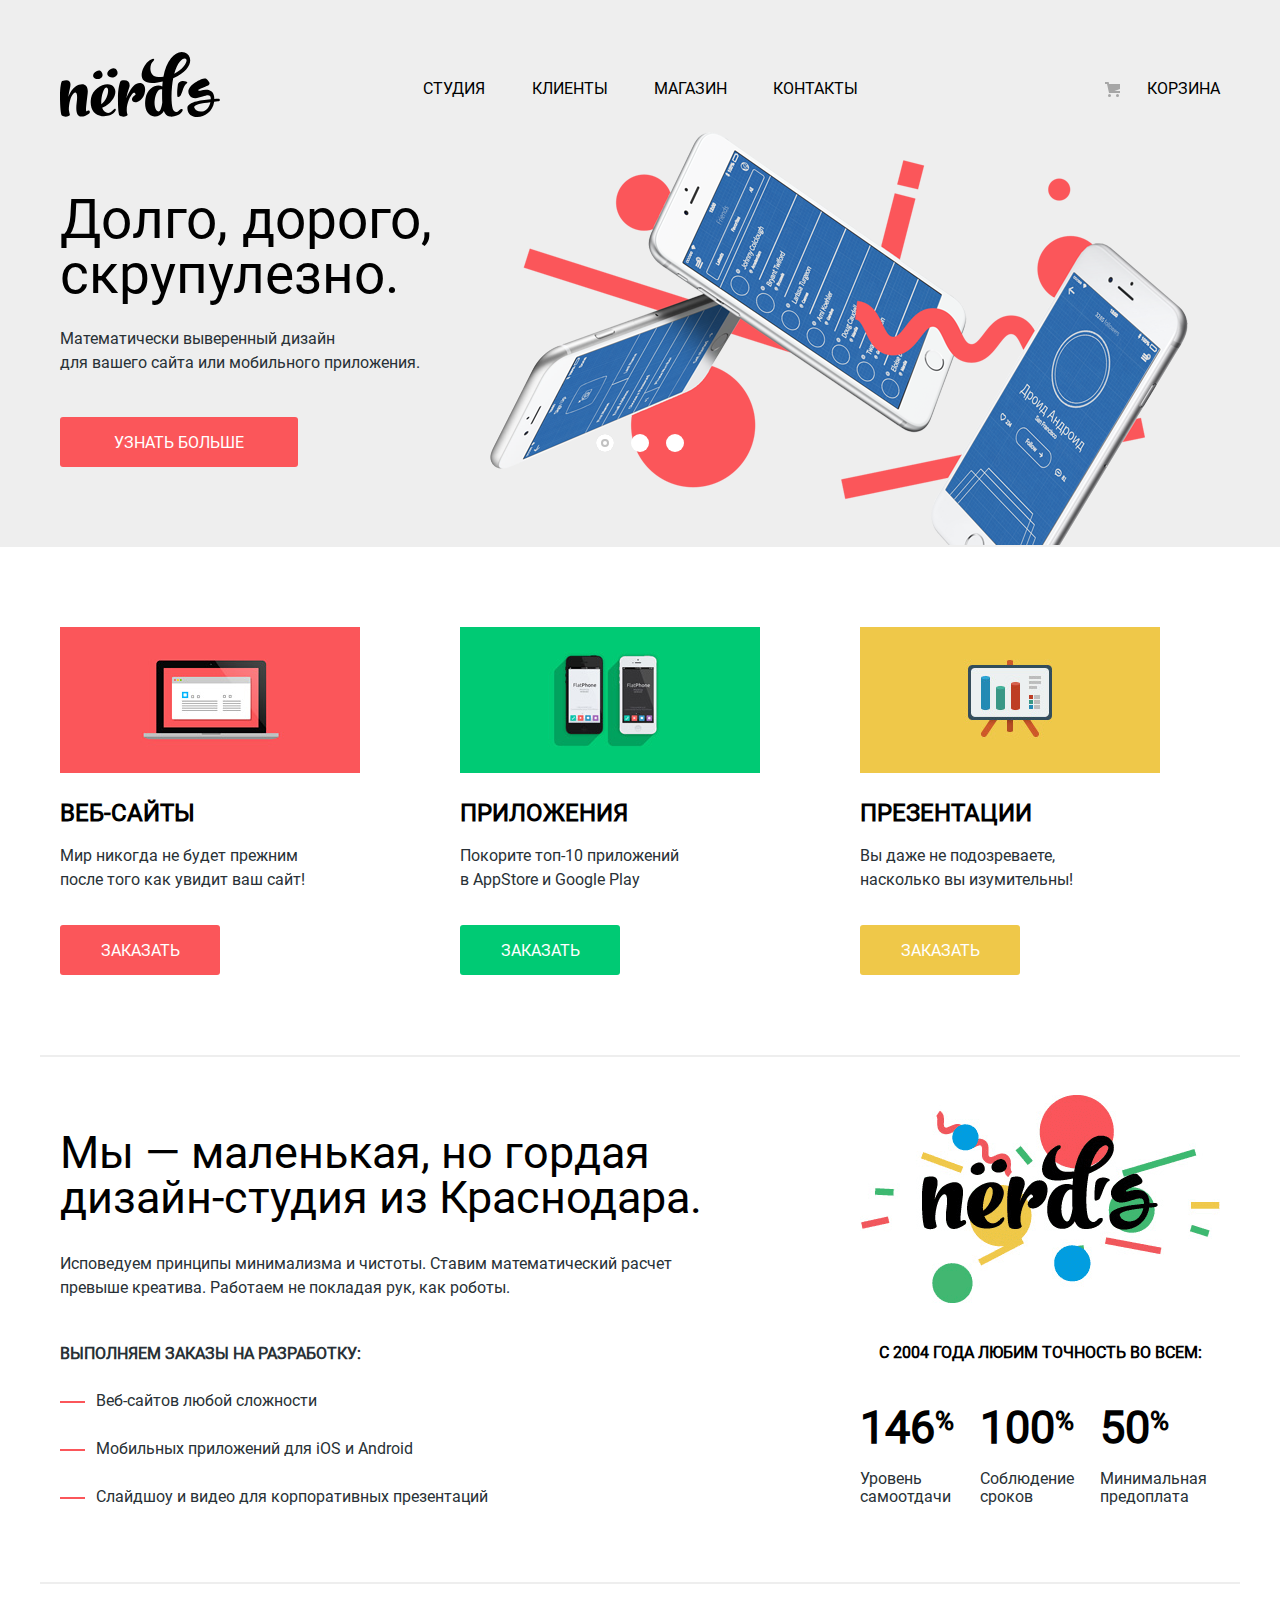
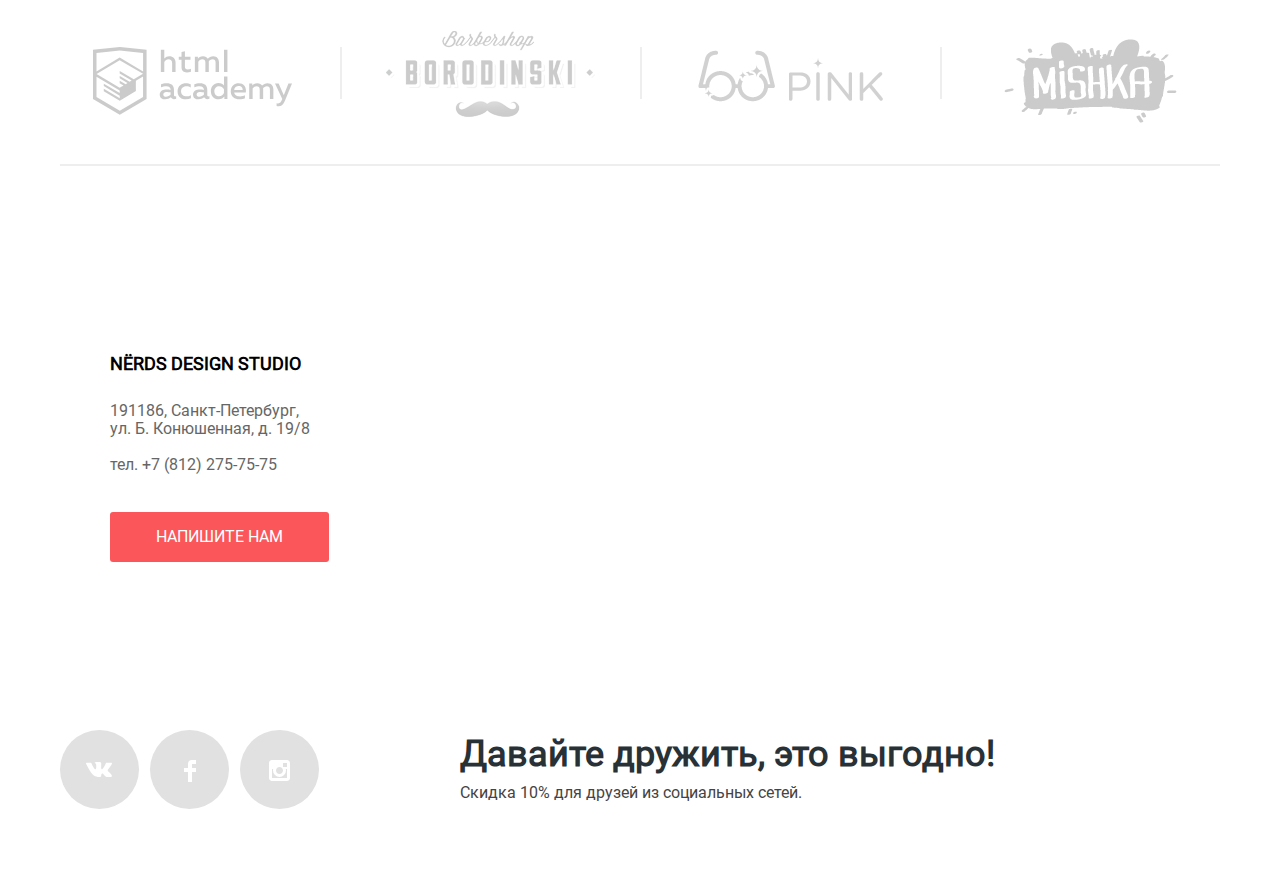
<file: index.html>
<!DOCTYPE html>
<html class="page" lang="ru">
  <head>
    <meta charset="utf-8">
    <title>HTML Academy: Нёрдс</title>
    <link rel="stylesheet" href="css/normalize.css">
    <link rel="stylesheet" href="css/style.min.css">
  </head>
  <body class="page-body">
    <header class="main-header">
      <nav class="main-nav container">
        <a class="main-logo">
          <svg class="main-logo-svg" width="160" height="66" fill="none" xmlns="http://www.w3.org/2000/svg" role="img" aria-label="Логотип компании Нёрдс">
            <path fill-rule="evenodd" clip-rule="evenodd" d="M48.03 24.78c3.65 3.98 11.62.38 9.03-4.92-1.72-3.55-4.31-2.73-6.16-1.82-3.7 1.78-4.4 5.05-2.87 6.74zM42.1 22c2.38 4.87-4.93 8.17-8.29 4.52-1.4-1.55-.75-4.56 2.64-6.19 1.7-.84 4.07-1.6 5.65 1.67zm115.84 28.37c-1.22.16-2.5.27-3.72.38h-.04v.06c-2.42 17.36-26.19 20.23-26.78 6.6-.27-6.17 11.6-7.95 23.4-9.1.2-5.4-3.57-4.19-8.15-2.71-4.82 1.54-10.53 3.38-13.46-1.88-5.02-9.03 14.63-17.94 16.73-16.1 6.35 5.56 3.48 6.59-1.2 8.26l-.18.07c-9.5 3.41-5.8 4.1-4.51 3.73 7.57-2.26 14.36-1.04 14.31 8.31l1.81-.13c.66-.04 1.3-.08 1.95-.14 2.3-.21 2.46 2.44-.16 2.65zm-7.52.76c-9.12 1.03-17.01 2.44-16.15 5.35 1.72 5.58 13.58 6.82 16.15-5.35zm-32.63-16.9c-.82 5.65-.8 11.65-.11 11.69.33.02 2.3-.35 2.94-1.5a34.8 34.8 0 0 0 1.77-4.28c1.2-3.25 2.5-6.8 4.5-7.82 2.83-1.45-8.1-5.04-9.1 1.91zm-88.9 28.44C20.95 68 14.65 66.83 16.66 51.82c1.45-10.9-.95-11.52-3.12-9.44-2.85 2.7-4.63 9.72-4.69 16.4.26 1.62.6 3.2 1 4.78.34 1.63-4.9 3.32-7.96 1.02C.83 63.79 0 55.87 0 45.13c0-8.82 1.17-14.9 2.23-15.17 8.03-2.2 9.31 1.34 7.58 7.98a47.64 47.64 0 0 0-1.4 7.92c1.68-4.66 4.08-8.48 6.81-10.17 7.42-4.67 13.6-2.47 12.44 6.8-2.01 16.58-2.18 18.83-.4 17.53 2.24-1.57 3.68 1.24 1.62 2.65zm12.88 2.47c5.4.62 11.04-1.07 13.21-4.55 1.84-2.92.34-3.94-1.78-1.58-4.46 5.12-9.1 2.82-11.04-2.35l.5-.17c9.42-3.77 15.33-14 11.6-19.79-5.13-7.98-21.2-.84-23.2 10.34-1.84 10.35 2.96 17.26 10.7 18.1zm-.4-11.97c5.86-4.16 7.81-13.32 6.2-15.9-1.73-2.7-5.08 1.51-6.25 11.74-.11 1.46-.11 2.87.06 4.16zm35.76-2.12c2.06-.67 4.36-2.55 5.96-5.06.45-.7.82-1.33 1.34-2.98-.06.2-.04.11.02-.11.1-.41.33-1.27.37-1.63 0-.05.06-.34.11-.45 1.23-6.85-3-10.73-8.87-7.81-3.28 1.63-7.35 7.81-9.8 14.5.6-3.6 1.66-7.03 2.84-10.4 2-5.96-1.73-9-8.14-7.25-1.06.28-3.02 8.1-3.02 16.92 0 10.73.56 16.91 1.62 17.7 3.07 2.36 8.53.62 7.97-.95-.21-.6-.37-1.2-.54-1.8l-.01-.06c0-.17 0-.34-.06-.5-1.06-6.97 3.01-16.64 6.36-19.22.89-.73 2.12-.23 2.28 1.68-2.73 1.35-3.62 3.71-3.62 4.72 0 2.76 2.79 3.43 5.19 2.7z"/>
            <path fill-rule="evenodd" clip-rule="evenodd" d="M113.2 27.16c-.47 2.5-.85 5-1.1 7.53-1.07 10.06-.62 19 .6 22.99.73 2.13 3.46 4.94 6.08 2.02 2.85-3.2 5.97-1.35 2.18 2.42-2.34 2.3-6.7 3.88-11.04 3.43-3.13-.4-5.02-2.42-6.14-5.51a8.7 8.7 0 0 1-1.56 2.3c-2.11 2.2-4.68 3.43-7.97 3.1-6.64-.74-10.54-7.93-8.7-18.16 1.95-10.79 11.32-14.72 16.73-11.86l.33-4.1.06-.42.05-.42c-1.64.36-3.3.68-4.96.95-23.97 4-15.72-15.57-9.87-20.68 6.64-5.73 7.36-1.86 5.3-.56-3.68 2.36-5.3 15.9 5.24 15.9 1.73 0 3.35-.1 4.96-.28 3.3-18.32 13.28-27.2 21.36-24.28 8.98 3.26 8.03 17.54-11.54 25.63zm-10.92 24.4c-.22-3.55-.22-7.54-.17-11.64l.03-.78.03-.68c-3.35-1.52-6.64 3.65-7.48 10.79-.94 8.37 2.8 12.81 4.91 10.79 1.62-1.63 2.46-6.8 2.68-8.49zm24.08-43.17c-1.78-2.64-8.3.56-12.1 14.33 9.54-4.55 13.33-12.42 12.1-14.33z"/>
          </svg>
        </a>
        <div class="main-nav-wrapper">
          <ul class="main-nav__list">
            <li class="main-nav__item">
              <a class="main-nav__link" href="index.html#studio">Студия</a>
            </li>
            <li class="main-nav__item">
              <a class="main-nav__link" href="index.html#clients">Клиенты</a>
            </li>
            <li class="main-nav__item">
              <a class="main-nav__link" href="catalog.html">Магазин</a>
            </li>
            <li class="main-nav__item">
              <a class="main-nav__link" href="index.html#contacts">Контакты</a>
            </li>
          </ul>
          <div class="button-cart">
            <a class="button-cart__link" href="blank.html" aria-label="посмотреть товары в корзине">Корзина</a>
          </div>
        </div>
      </nav>
    </header>
    <main class="main-content">
      <div class="first-section-wrapper">
        <h1 class="main-title visually-hidden">Нёрдс - магазин готовых шаблонов</h1>
        <section class="promo container">
          <ul class="promo__slider-list slider__list">
            <li class="slider__item slider__item--current slide slide-1">
              <div class="slide__content">
                <h2 class="slide__title slide__title--narrow-space">Долго, дорого, скрупулезно.</h2>
                <p class="slide__text slide__text--wide-space">Математически выверенный дизайн<br>для вашего сайта или мобильного приложения.</p>
                <a class="button button-standart button--aссented" href="blank.html" aria-label="Прочитать статью о наших преимуществах «Долго, дорого, скрупулезно»">Узнать больше</a>
              </div>
            </li>
            <li class="slider__item slide slide-2">
              <div class="slide__content">
                <h2 class="slide__title">Любим математику как никто другой.</h2>
                <p class="slide__text">Никакого креатива, только математические формулы для расчета идеальных пропорций.</p>
                <a class="button button-standart button--aссented" href="blank.html" aria-label="Прочитать статью о наших преимуществах «Любим математику как никто другой»">Узнать больше</a>
              </div>
            </li>
            <li class="slider__item slide slide-3">
              <div class="slide__content">
                <h2 class="slide__title">Только ночь,<br>только хардкор</h2>
                <p class="slide__text" >Работать днем, как все? Мы против этого.<br> Ближе к полуночи работа только начинается.</p>
                <a class="button button-standart button--aссented" href="blank.html" aria-label="Прочитать статью о наших преимуществах «Только ночь, только хардкор»">Узнать больше</a>
              </div>
            </li>
          </ul>
          <div class="promo__slider-controls slider-controls">
            <button class="button slider-controls__button slider-controls__button--active" type="button" aria-label="Первый слайд"></button>
            <button class="button slider-controls__button" type="button" aria-label="Второй слайд"></button>
            <button class="button slider-controls__button" type="button" aria-label="Третий слайд"></button>
          </div>
        </section>
      </div>
      <section class="goods container">
        <h2 class="visually-hidden">Продукты компании Нёрдс</h2>
        <ul class="goods__list">
          <li class="goods__item">
            <h3>Веб-сайты</h3>
            <img class="goods__image" src="img/illustration-1.jpg" alt="ноутбук на красном фоне, на экране ноутбука изображён веб-сайт" width="300" height="146">
            <p>Мир никогда не будет прежним после того как увидит ваш сайт!</p>
            <a class="button button-order button-order--red" href="blank.html" aria-label="Заказать разработку веб-сайта">Заказать</a>
          </li>
          <li class="goods__item">
            <h3>Приложения</h3>
            <img class="goods__image" src="img/illustration-2.jpg" alt="два смартфона на зеленом фоне, на экране смартфонов изображёно открытое приложение" width="300" height="146">
            <p>Покорите топ-10 приложений<br> в AppStore и Google Play</p>
            <a class="button button-order button-order--green" href="blank.html" aria-label="Заказать разработку приложения для смартфонов">Заказать</a>
          </li>
          <li class="goods__item">
            <h3>Презентации</h3>
            <img class="goods__image" src="img/illustration-3.jpg" alt="флипчарт на желтом фоне, на флипчарте изображёны столбчатые диаграммы" width="300" height="146">
            <p>Вы даже не подозреваете, насколько вы изумительны!</p>
            <a class="button button-order button-order--yellow" href="blank.html" aria-label="Заказать оформление презентации">Заказать</a>
          </li>
        </ul>
      </section>
      <section class="studio container" id="studio">
        <h2 class="visually-hidden">О студии Нёрдс</h2>
        <div class="about-studio-wrapper">
          <section class="about-studio">
            <h3>Мы — маленькая, но гордая дизайн-студия из Краснодара.</h3>
            <p>Исповедуем принципы минимализма и чистоты. Ставим математический расчет превыше креатива. Работаем не покладая рук, как роботы.</p>
            <h4>Выполняем заказы на разработку:</h4>
            <ul class="about-studio__list">
              <li class="about-studio__item">Веб-сайтов любой сложности</li>
              <li class="about-studio__item">Мобильных приложений для iOS и Android</li>
              <li class="about-studio__item">Слайдшоу и видео для корпоративных презентаций</li>
            </ul>
          </section>
          <section class="features">
            <h3 class="visually-hidden">Наши преимущества</h3>
            <img class="features__image" src="img/nerds-illustration.png" alt="логотип компании Нёрдс на разноцветном абстрактном фоне" width="360" height="208">
            <h4>с 2004 года Любим точность во всем:</h4>
            <dl class="features__list">
              <div class="features__item">
                <dt class="features__value">146<sup>%</sup></dt>
                <dd class="features__description">Уровень самоотдачи</dd>
              </div>
              <div class="features__item">
                <dt class="features__value">100<sup>%</sup></dt>
                <dd class="features__description">Соблюдение сроков</dd>
              </div>
              <div class="features__item">
                <dt class="features__value">50<sup>%</sup></dt>
                <dd class="features__description">Минимальная предоплата</dd>
              </div>
            </dl>
          </section>
        </div>
      </section>
      <section id="clients" class="clients container">
        <h2 class="visually-hidden">Клиенты студии</h2>
        <ul class="clients__list">
          <li class="clients__item">
            <a class="clients__link" target="_blank" href="https://htmlacademy.ru/intensive/htmlcss" aria-label="страница клиента «‎HTML академия»">
            <img src="img/html-academy-logo.svg" alt="логотип HTML академии" width="199" height="68">
            </a>
          </li>
          <li class="clients__item">
            <a class="clients__link" target="_blank" href="blank.html" aria-label="страница клиента «‎Барбершоп Бородинский»">
            <img src="img/borodinsky-logo.png" alt="логотип барбершопа Бородински" width="209" height="90">
            </a>
          </li>
          <li class="clients__item">
            <a class="clients__link" target="_blank" href="blank.html" aria-label="страница клиента «‎Pink»">
            <img src="img/pink-logo.png" alt="логотип приложения Pink" width="185" height="52">
            </a>
          </li>
          <li class="clients__item">
            <a class="clients__link" target="_blank" href="blank.html" aria-label="страница клиента компания «‎Miska»">
            <img src="img/mishka-logo.png" alt="логотип компании Mishka" width="173" height="84">
            </a>
          </li>
        </ul>
      </section>
    </main>
    <footer class="page-footer">
      <section class="contacts" id="contacts">
        <h2 class="visually-hidden">Контакты студии Нёрдс в Санкт-Петербурге</h2>
        <section class="contacts__text-frame">
          <h3 class="contacts__studio-name">NЁRDS DESIGN STUDIO</h3>
          <p>191186, Санкт-Петербург,<br> ул. Б. Конюшенная, д. 19/8</p>
          <a class="contact-phone" href="tel:+78122757575">тел. +7 (812) 275-75-75</a>
          <a class="button button-contacts button--aссented" href="blank.html">Напишите нам</a>
        </section>
        <iframe class="contacts__map" src="https://www.google.com/maps/embed?pb=!1m18!1m12!1m3!1d1998.6037872533277!2d30.320858716096975!3d59.93871648187614!2m3!1f0!2f0!3f0!3m2!1i1024!2i768!4f13.1!3m3!1m2!1s0x4696310fca145cc1%3A0x42b32648d8238007!2z0JHQvtC70YzRiNCw0Y8g0JrQvtC90Y7RiNC10L3QvdCw0Y8g0YPQuy4sIDE5LzgsINCh0LDQvdC60YIt0J_QtdGC0LXRgNCx0YPRgNCzLCDQoNC-0YHRgdC40Y8sIDE5MTE4Ng!5e0!3m2!1sru!2scz!4v1603892559726!5m2!1sru!2scz" width="1200" height="416" title="Офис компании Нёрдс, улица Большая Конюшенная, д. 19/8, Санкт-Петербург" allowfullscreen aria-hidden="false" tabindex="0">
        </iframe>
        <noscript class="map-container">
          <img class="contacts__map" src="img/map.jpg" width="1200" height="416" alt="Офис компании Нёрдс, улица Большая Конюшенная, д. 19/8, Санкт-Петербург">
          <img class="map-marker" src="img/map-marker.png" width="231" height="190" alt="маркер на карте с надписью «‎Нёрдс»" aria-hidden="true">
        </noscript>
      </section>
      <section class="footer-bottom container">
        <h2 class="visually-hidden">Контакты студии Нёрдс в социальных сетях</h2>
        <div class="grid-wrapper">
          <div class="page-footer__column-text">
            <h3>Давайте дружить, это выгодно!</h3>
            <p>Скидка 10% для друзей из социальных сетей.</p>
          </div>
          <ul class="social__list">
            <li class="social__item">
              <a class="social__link" href="blank.html" aria-label="Группа Нёрдс во Вконтакте" target="_blank">
              <img class="social__icon" src="img/vk-icon.svg" alt="логотип Вконтакте" aria-hidden="true" width="27" height="15">
              </a>
            </li>
            <li class="social__item">
              <a class="social__link" href="blank.html" aria-label="Группа Нёрдс на Facebook" target="_blank">
              <img class="social__icon" src="img/fb-icon.svg" alt="логотип Facebook" aria-hidden="true" width="12" height="22">
              </a>
            </li>
            <li class="social__item">
              <a class="social__link" href="blank.html" aria-label="Страница Нёрдс в Instagramm" target="_blank">
              <img class="social__icon" src="img/insta-icon.svg" alt="логотип Instagramm" aria-hidden="true" width="21" height="21">
              </a>
            </li>
          </ul>
        </div>
      </section>
    </footer>
    <section class="modal modal-question">
      <header class="modal-header">
        <h2>Напишите нам</h2>
        <button class="button modal-close" type="button" aria-label="закрыть окно с формой отправки вопроса"></button>
      </header>
      <form class="modal-question__form"  method="post" action="https://echo.htmlacademy.ru/">
        <div class="modal-question__item">
          <label for="modal-question__name">Ваше имя:</label>
          <input class="modal-question__user-name" id="modal-question__name" type="text" name="modal-question__name" pattern="[A-zА-я ]{2,}" placeholder="Имя Фамилия" aria-invalid="true">
        </div>
        <div class="modal-question__item">
          <label for="modal-question__email">Ваш email:</label>
          <input class="modal-question__user-email" id="modal-question__email" type="email" name="modal-question__email" placeholder="email@example.com" aria-invalid="true">
        </div>
        <div class="modal-question__item modal-question__item--big">
          <label for="modal-question__question-textarea">Текст письма:</label>
          <textarea class="modal-question__question" id="modal-question__question-textarea" name="modal-question__user-question" placeholder="В свободной форме"></textarea>
        </div>
        <button class="button button--aссented modal-question__button" type="submit">Отправить</button>
      </form>
    </section>
    <script src="js/script.min.js"></script>
  </body>
</html>
</file>
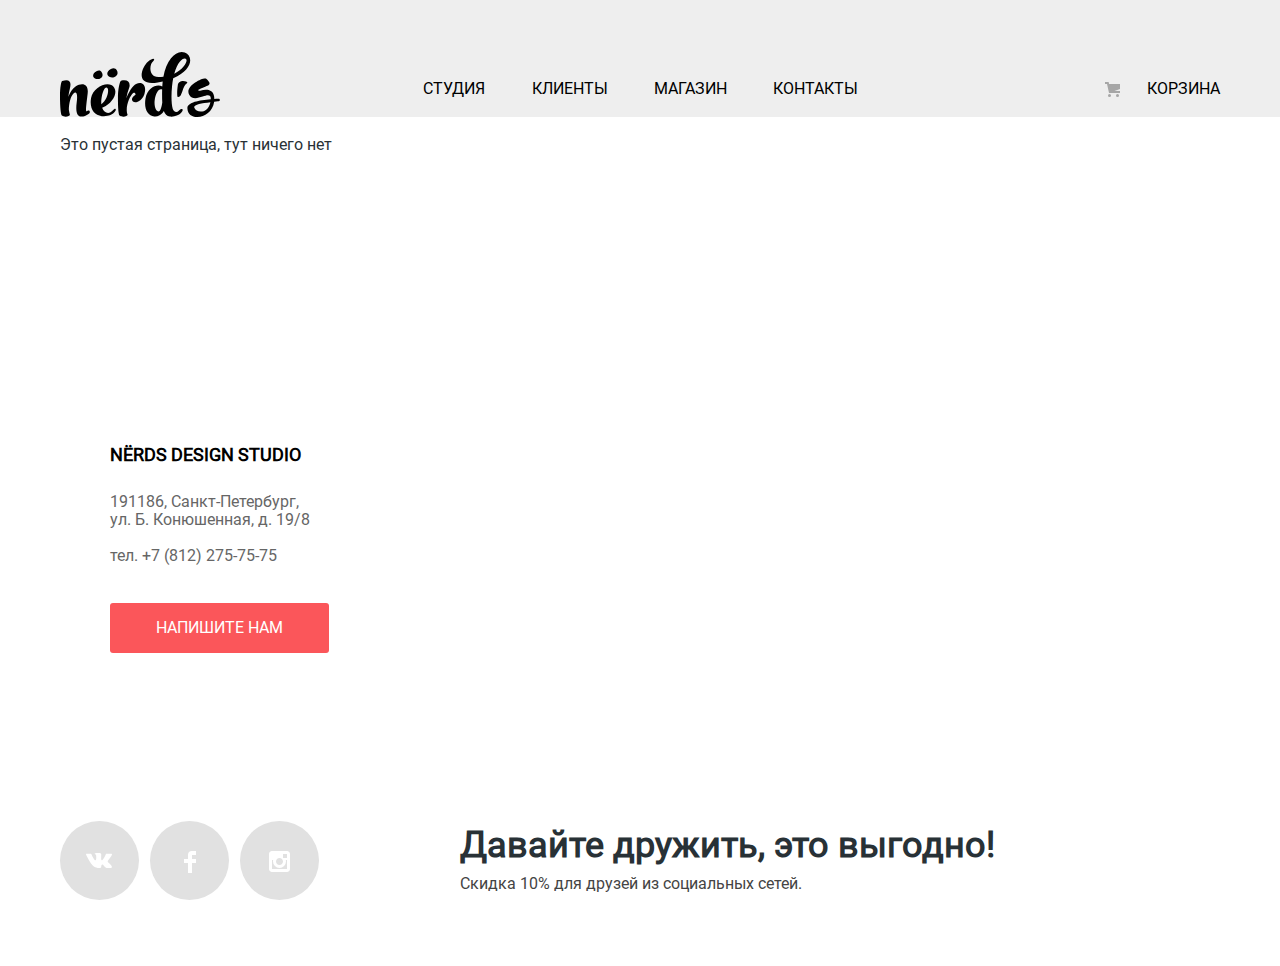
<file: blank.html>
<!DOCTYPE html>
<html class="page" lang="ru">
  <head>
    <meta charset="utf-8">
    <title>HTML Academy: Нёрдс</title>
    <link rel="stylesheet" href="css/normalize.css">
    <link rel="stylesheet" href="css/style.min.css">
  </head>
  <body class="page-body">
    <header class="main-header">
      <nav class="main-nav container">
        <a class="main-logo main-logo-link" href="index.html">
          <svg class="main-logo-svg" width="160" height="66" fill="none" xmlns="http://www.w3.org/2000/svg" role="img" aria-label="Логотип компании Нёрдс">
            <path fill-rule="evenodd" clip-rule="evenodd" d="M48.03 24.78c3.65 3.98 11.62.38 9.03-4.92-1.72-3.55-4.31-2.73-6.16-1.82-3.7 1.78-4.4 5.05-2.87 6.74zM42.1 22c2.38 4.87-4.93 8.17-8.29 4.52-1.4-1.55-.75-4.56 2.64-6.19 1.7-.84 4.07-1.6 5.65 1.67zm115.84 28.37c-1.22.16-2.5.27-3.72.38h-.04v.06c-2.42 17.36-26.19 20.23-26.78 6.6-.27-6.17 11.6-7.95 23.4-9.1.2-5.4-3.57-4.19-8.15-2.71-4.82 1.54-10.53 3.38-13.46-1.88-5.02-9.03 14.63-17.94 16.73-16.1 6.35 5.56 3.48 6.59-1.2 8.26l-.18.07c-9.5 3.41-5.8 4.1-4.51 3.73 7.57-2.26 14.36-1.04 14.31 8.31l1.81-.13c.66-.04 1.3-.08 1.95-.14 2.3-.21 2.46 2.44-.16 2.65zm-7.52.76c-9.12 1.03-17.01 2.44-16.15 5.35 1.72 5.58 13.58 6.82 16.15-5.35zm-32.63-16.9c-.82 5.65-.8 11.65-.11 11.69.33.02 2.3-.35 2.94-1.5a34.8 34.8 0 0 0 1.77-4.28c1.2-3.25 2.5-6.8 4.5-7.82 2.83-1.45-8.1-5.04-9.1 1.91zm-88.9 28.44C20.95 68 14.65 66.83 16.66 51.82c1.45-10.9-.95-11.52-3.12-9.44-2.85 2.7-4.63 9.72-4.69 16.4.26 1.62.6 3.2 1 4.78.34 1.63-4.9 3.32-7.96 1.02C.83 63.79 0 55.87 0 45.13c0-8.82 1.17-14.9 2.23-15.17 8.03-2.2 9.31 1.34 7.58 7.98a47.64 47.64 0 0 0-1.4 7.92c1.68-4.66 4.08-8.48 6.81-10.17 7.42-4.67 13.6-2.47 12.44 6.8-2.01 16.58-2.18 18.83-.4 17.53 2.24-1.57 3.68 1.24 1.62 2.65zm12.88 2.47c5.4.62 11.04-1.07 13.21-4.55 1.84-2.92.34-3.94-1.78-1.58-4.46 5.12-9.1 2.82-11.04-2.35l.5-.17c9.42-3.77 15.33-14 11.6-19.79-5.13-7.98-21.2-.84-23.2 10.34-1.84 10.35 2.96 17.26 10.7 18.1zm-.4-11.97c5.86-4.16 7.81-13.32 6.2-15.9-1.73-2.7-5.08 1.51-6.25 11.74-.11 1.46-.11 2.87.06 4.16zm35.76-2.12c2.06-.67 4.36-2.55 5.96-5.06.45-.7.82-1.33 1.34-2.98-.06.2-.04.11.02-.11.1-.41.33-1.27.37-1.63 0-.05.06-.34.11-.45 1.23-6.85-3-10.73-8.87-7.81-3.28 1.63-7.35 7.81-9.8 14.5.6-3.6 1.66-7.03 2.84-10.4 2-5.96-1.73-9-8.14-7.25-1.06.28-3.02 8.1-3.02 16.92 0 10.73.56 16.91 1.62 17.7 3.07 2.36 8.53.62 7.97-.95-.21-.6-.37-1.2-.54-1.8l-.01-.06c0-.17 0-.34-.06-.5-1.06-6.97 3.01-16.64 6.36-19.22.89-.73 2.12-.23 2.28 1.68-2.73 1.35-3.62 3.71-3.62 4.72 0 2.76 2.79 3.43 5.19 2.7z"/>
            <path fill-rule="evenodd" clip-rule="evenodd" d="M113.2 27.16c-.47 2.5-.85 5-1.1 7.53-1.07 10.06-.62 19 .6 22.99.73 2.13 3.46 4.94 6.08 2.02 2.85-3.2 5.97-1.35 2.18 2.42-2.34 2.3-6.7 3.88-11.04 3.43-3.13-.4-5.02-2.42-6.14-5.51a8.7 8.7 0 0 1-1.56 2.3c-2.11 2.2-4.68 3.43-7.97 3.1-6.64-.74-10.54-7.93-8.7-18.16 1.95-10.79 11.32-14.72 16.73-11.86l.33-4.1.06-.42.05-.42c-1.64.36-3.3.68-4.96.95-23.97 4-15.72-15.57-9.87-20.68 6.64-5.73 7.36-1.86 5.3-.56-3.68 2.36-5.3 15.9 5.24 15.9 1.73 0 3.35-.1 4.96-.28 3.3-18.32 13.28-27.2 21.36-24.28 8.98 3.26 8.03 17.54-11.54 25.63zm-10.92 24.4c-.22-3.55-.22-7.54-.17-11.64l.03-.78.03-.68c-3.35-1.52-6.64 3.65-7.48 10.79-.94 8.37 2.8 12.81 4.91 10.79 1.62-1.63 2.46-6.8 2.68-8.49zm24.08-43.17c-1.78-2.64-8.3.56-12.1 14.33 9.54-4.55 13.33-12.42 12.1-14.33z"/>
          </svg>
        </a>
        <div class="main-nav-wrapper">
          <ul class="main-nav__list">
            <li class="main-nav__item">
              <a class="main-nav__link" href="index.html#studio">Студия</a>
            </li>
            <li class="main-nav__item">
              <a class="main-nav__link" href="index.html#clients">Клиенты</a>
            </li>
            <li class="main-nav__item main-nav__item_active">
              <a class="main-nav__link" href="catalog.html">Магазин</a>
            </li>
            <li class="main-nav__item">
              <a class="main-nav__link" href="index.html#contacts">Контакты</a>
            </li>
          </ul>
          <div class="button-cart">
            <a class="button-cart__link" href="blank.html" aria-label="посмотреть товары в корзине">Корзина</a>
          </div>
        </div>
      </nav>
    </header>
    <main class="container main-content">
      <p>Это пустая страница, тут ничего нет</p>
    </main>
    <footer class="page-footer">
      <section class="contacts" id="contacts">
        <h2 class="visually-hidden">Контакты студии Нёрдс в Санкт-Петербурге</h2>
        <section class="contacts__text-frame">
          <h3 class="contacts__studio-name">NЁRDS DESIGN STUDIO</h3>
          <p>191186, Санкт-Петербург,<br> ул. Б. Конюшенная, д. 19/8</p>
          <a class="contact-phone" href="tel:+78122757575">тел. +7 (812) 275-75-75</a>
          <a class="button button-contacts button--aссented" href="blank.html">Напишите нам</a>
        </section>
        <iframe class="contacts__map" src="https://www.google.com/maps/embed?pb=!1m18!1m12!1m3!1d1998.6037872533277!2d30.320858716096975!3d59.93871648187614!2m3!1f0!2f0!3f0!3m2!1i1024!2i768!4f13.1!3m3!1m2!1s0x4696310fca145cc1%3A0x42b32648d8238007!2z0JHQvtC70YzRiNCw0Y8g0JrQvtC90Y7RiNC10L3QvdCw0Y8g0YPQuy4sIDE5LzgsINCh0LDQvdC60YIt0J_QtdGC0LXRgNCx0YPRgNCzLCDQoNC-0YHRgdC40Y8sIDE5MTE4Ng!5e0!3m2!1sru!2scz!4v1603892559726!5m2!1sru!2scz" width="1200" height="416" title="Офис компании Нёрдс, улица Большая Конюшенная, д. 19/8, Санкт-Петербург" allowfullscreen aria-hidden="false" tabindex="0">
        </iframe>
        <noscript class="map-container">
          <img class="contacts__map" src="img/map.jpg" width="1200" height="416" alt="Офис компании Нёрдс, улица Большая Конюшенная, д. 19/8, Санкт-Петербург">
          <img class="map-marker" src="img/map-marker.png" width="231" height="190" alt="маркер на карте с надписью «‎Нёрдс»" aria-hidden="true">
        </noscript>
      </section>
      <section class="footer-bottom container">
        <h2 class="visually-hidden">Контакты студии Нёрдс в социальных сетях</h2>
        <div class="grid-wrapper">
          <div class="page-footer__column-text">
            <h3>Давайте дружить, это выгодно!</h3>
            <p>Скидка 10% для друзей из социальных сетей.</p>
          </div>
          <ul class="social__list">
            <li class="social__item">
              <a class="social__link" href="blank.html" aria-label="Группа Нёрдс во Вконтакте" target="_blank">
              <img class="social__icon" src="img/vk-icon.svg" alt="логотип Вконтакте" aria-hidden="true" width="27" height="15">
              </a>
            </li>
            <li class="social__item">
              <a class="social__link" href="blank.html" aria-label="Группа Нёрдс на Facebook" target="_blank">
              <img class="social__icon" src="img/fb-icon.svg" alt="логотип Facebook" aria-hidden="true" width="12" height="22">
              </a>
            </li>
            <li class="social__item">
              <a class="social__link" href="blank.html" aria-label="Страница Нёрдс в Instagramm" target="_blank">
              <img class="social__icon" src="img/insta-icon.svg" alt="логотип Instagramm" aria-hidden="true" width="21" height="21">
              </a>
            </li>
          </ul>
        </div>
      </section>
    </footer>
    <section class="modal modal-question">
      <header class="modal-header">
        <h2>Напишите нам</h2>
        <button class="button modal-close" type="button" aria-label="закрыть окно с формой отправки вопроса"></button>
      </header>
      <form class="modal-question__form"  method="post" action="https://echo.htmlacademy.ru/">
        <div class="modal-question__item">
          <label for="modal-question__name">Ваше имя:</label>
          <input class="modal-question__user-name" id="modal-question__name" type="text" name="modal-question__name" pattern="[A-zА-я ]{2,}" placeholder="Имя Фамилия" aria-invalid="true">
        </div>
        <div class="modal-question__item">
          <label for="modal-question__email">Ваш email:</label>
          <input class="modal-question__user-email" id="modal-question__email" type="email" name="modal-question__email" placeholder="email@example.com" aria-invalid="true">
        </div>
        <div class="modal-question__item modal-question__item--big">
          <label for="modal-question__question-textarea">Текст письма:</label>
          <textarea class="modal-question__question" id="modal-question__question-textarea" name="modal-question__user-question" placeholder="В свободной форме"></textarea>
        </div>
        <button class="button button--aссented modal-question__button" type="submit">Отправить</button>
      </form>
    </section>
    <script src="js/script.min.js"></script>
  </body>
</html>
</file>
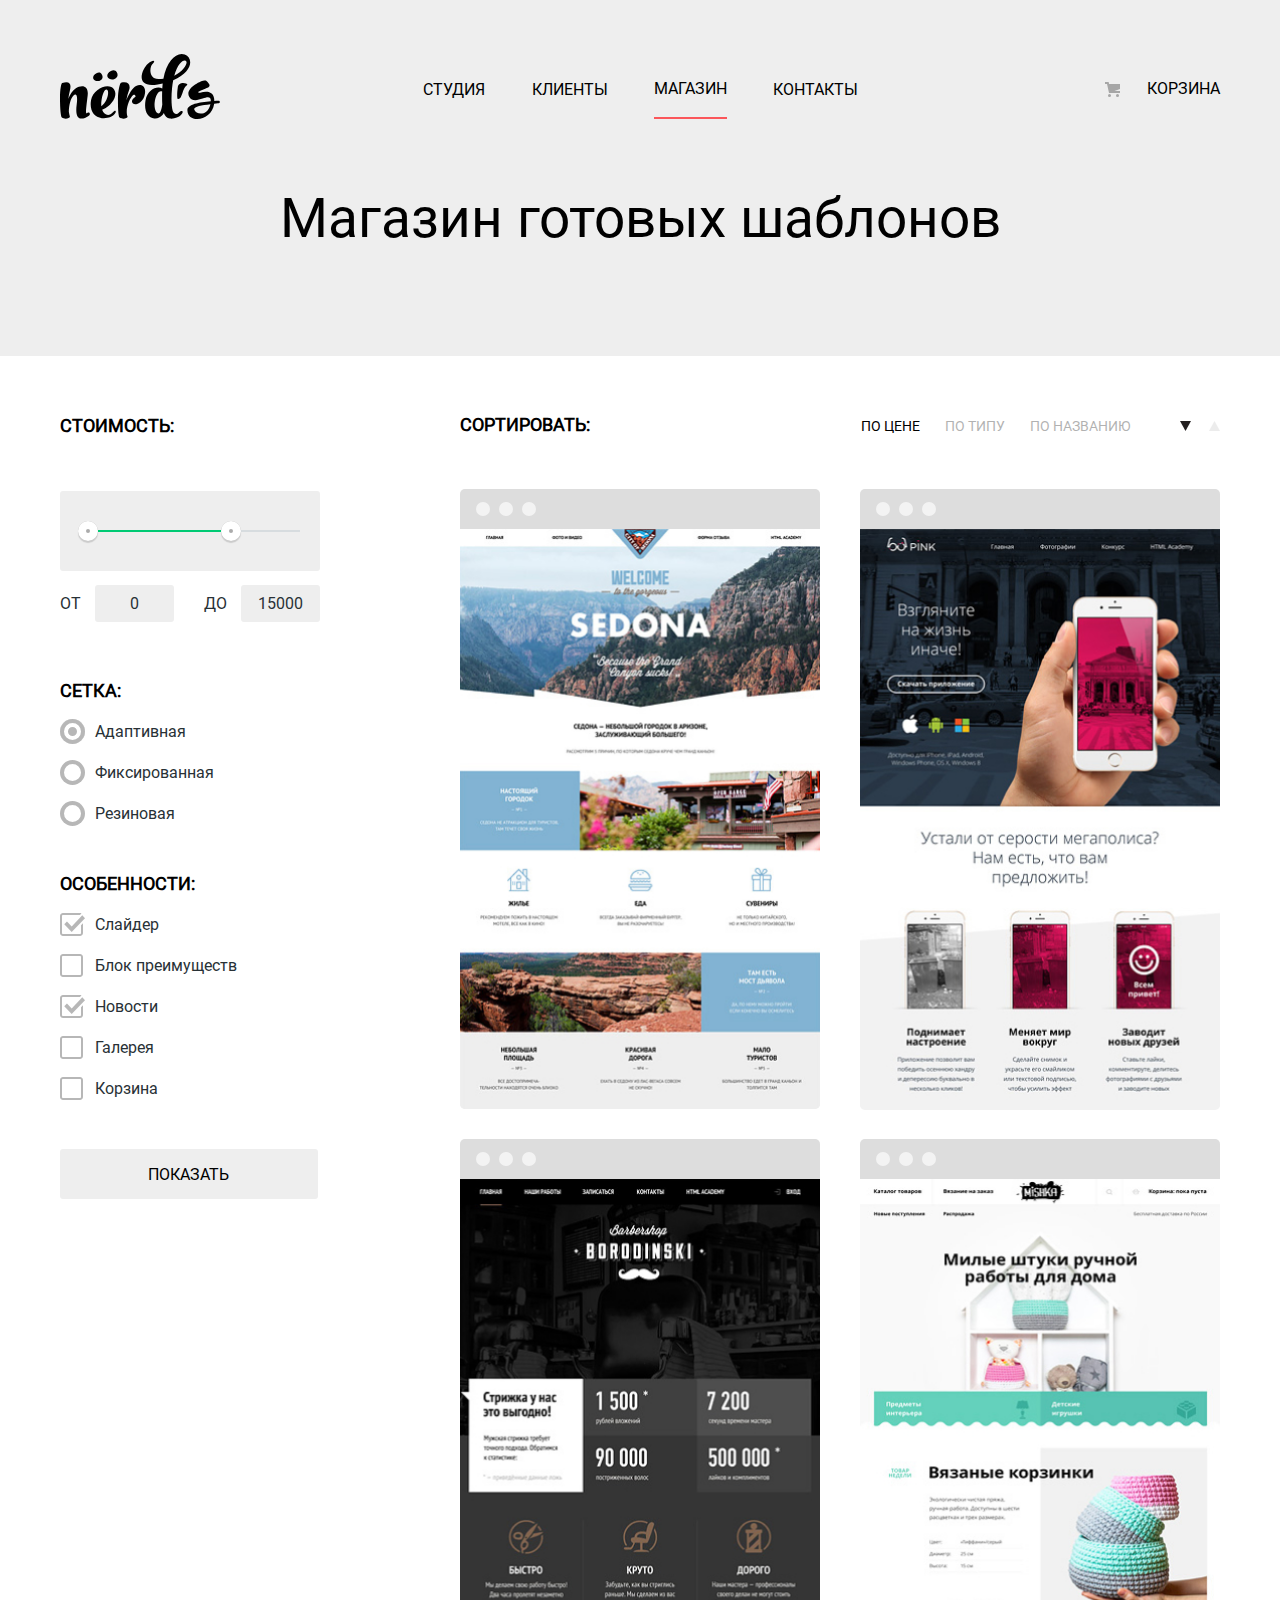
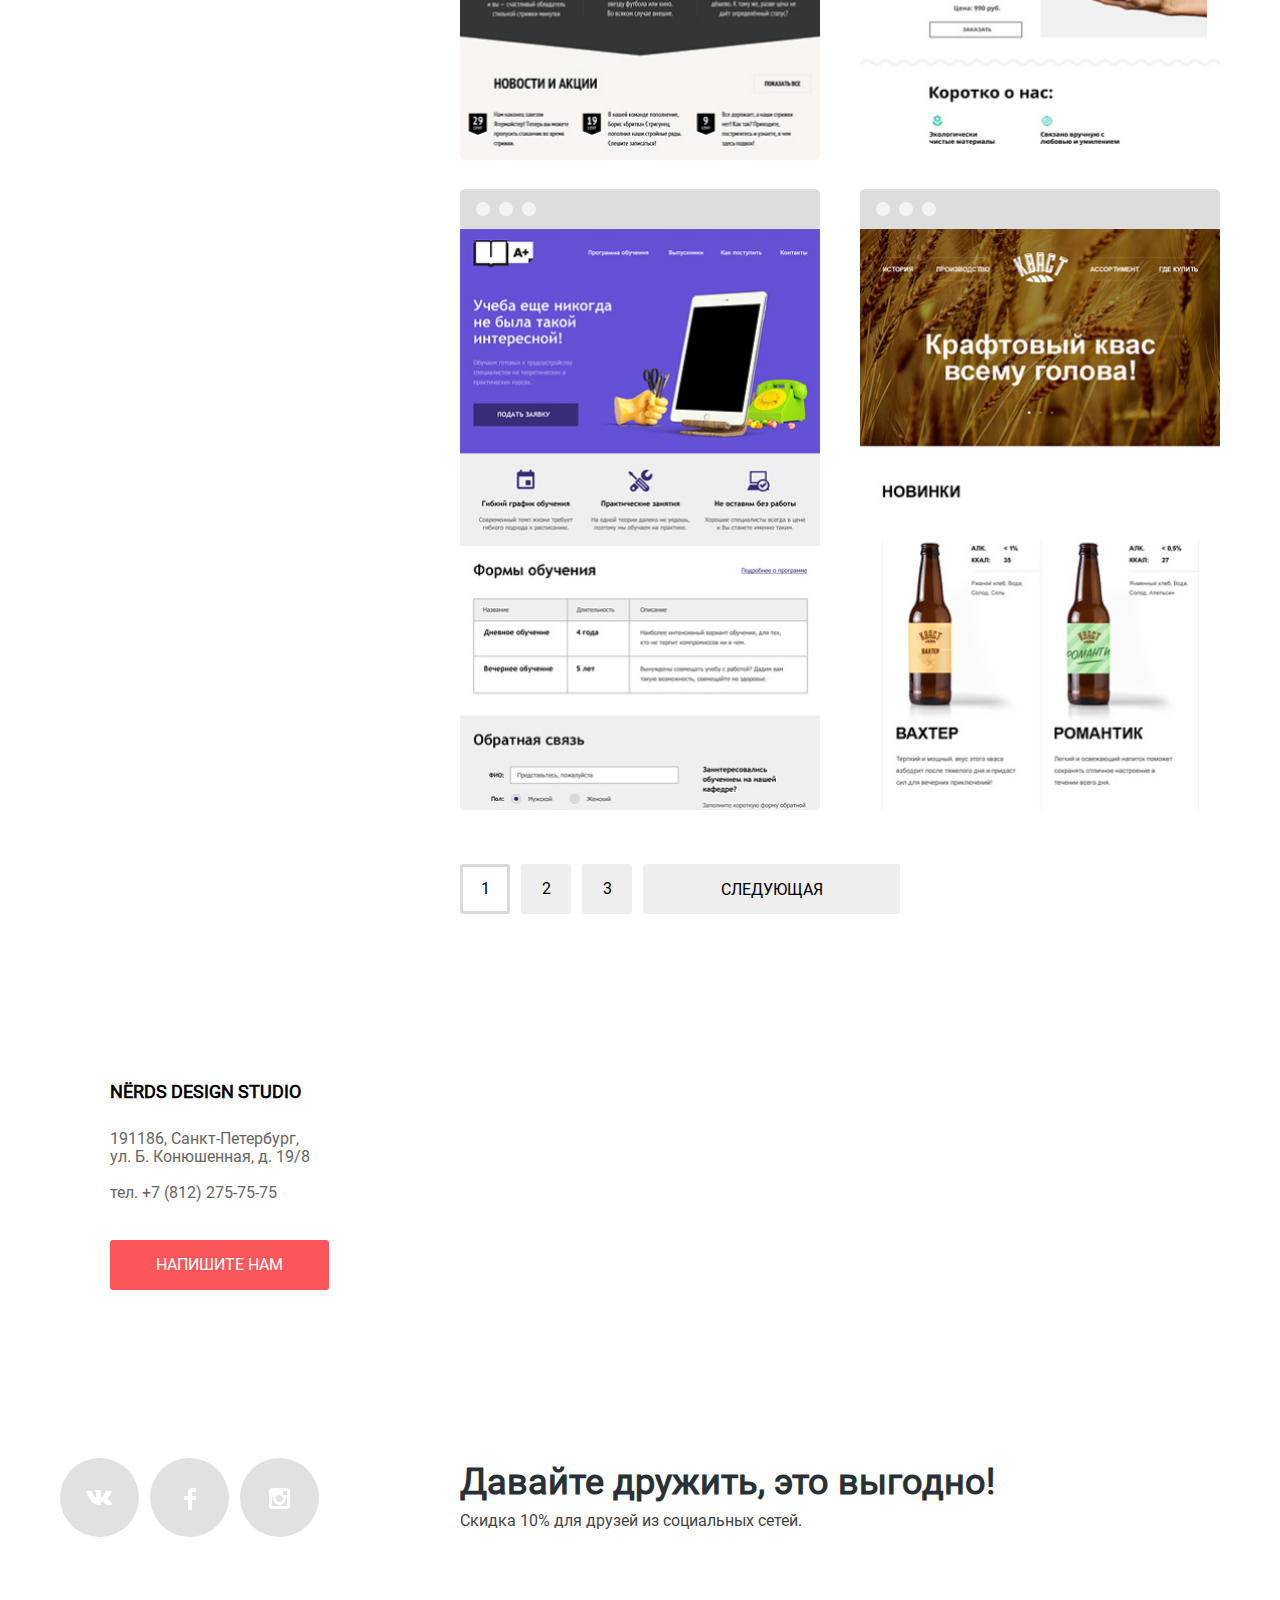
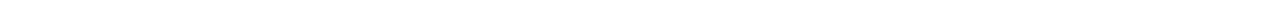
<file: catalog.html>
<!DOCTYPE html>
<html class="page" lang="ru">
  <head>
    <meta charset="utf-8">
    <title>HTML Academy: Нёрдс</title>
    <link rel="stylesheet" href="css/normalize.css">
    <link href="css/style.min.css" rel="stylesheet">
  </head>
  <body class="page-body">
    <header class="main-header">
      <nav class="main-nav container">
        <a class="main-logo main-logo-link" href="index.html">
          <svg class="main-logo-svg" width="160" height="66" fill="none" xmlns="http://www.w3.org/2000/svg" role="img" aria-label="перейти на лавную страницу сайта компании Нёрдс">
            <path fill-rule="evenodd" clip-rule="evenodd" d="M48.03 24.78c3.65 3.98 11.62.38 9.03-4.92-1.72-3.55-4.31-2.73-6.16-1.82-3.7 1.78-4.4 5.05-2.87 6.74zM42.1 22c2.38 4.87-4.93 8.17-8.29 4.52-1.4-1.55-.75-4.56 2.64-6.19 1.7-.84 4.07-1.6 5.65 1.67zm115.84 28.37c-1.22.16-2.5.27-3.72.38h-.04v.06c-2.42 17.36-26.19 20.23-26.78 6.6-.27-6.17 11.6-7.95 23.4-9.1.2-5.4-3.57-4.19-8.15-2.71-4.82 1.54-10.53 3.38-13.46-1.88-5.02-9.03 14.63-17.94 16.73-16.1 6.35 5.56 3.48 6.59-1.2 8.26l-.18.07c-9.5 3.41-5.8 4.1-4.51 3.73 7.57-2.26 14.36-1.04 14.31 8.31l1.81-.13c.66-.04 1.3-.08 1.95-.14 2.3-.21 2.46 2.44-.16 2.65zm-7.52.76c-9.12 1.03-17.01 2.44-16.15 5.35 1.72 5.58 13.58 6.82 16.15-5.35zm-32.63-16.9c-.82 5.65-.8 11.65-.11 11.69.33.02 2.3-.35 2.94-1.5a34.8 34.8 0 0 0 1.77-4.28c1.2-3.25 2.5-6.8 4.5-7.82 2.83-1.45-8.1-5.04-9.1 1.91zm-88.9 28.44C20.95 68 14.65 66.83 16.66 51.82c1.45-10.9-.95-11.52-3.12-9.44-2.85 2.7-4.63 9.72-4.69 16.4.26 1.62.6 3.2 1 4.78.34 1.63-4.9 3.32-7.96 1.02C.83 63.79 0 55.87 0 45.13c0-8.82 1.17-14.9 2.23-15.17 8.03-2.2 9.31 1.34 7.58 7.98a47.64 47.64 0 0 0-1.4 7.92c1.68-4.66 4.08-8.48 6.81-10.17 7.42-4.67 13.6-2.47 12.44 6.8-2.01 16.58-2.18 18.83-.4 17.53 2.24-1.57 3.68 1.24 1.62 2.65zm12.88 2.47c5.4.62 11.04-1.07 13.21-4.55 1.84-2.92.34-3.94-1.78-1.58-4.46 5.12-9.1 2.82-11.04-2.35l.5-.17c9.42-3.77 15.33-14 11.6-19.79-5.13-7.98-21.2-.84-23.2 10.34-1.84 10.35 2.96 17.26 10.7 18.1zm-.4-11.97c5.86-4.16 7.81-13.32 6.2-15.9-1.73-2.7-5.08 1.51-6.25 11.74-.11 1.46-.11 2.87.06 4.16zm35.76-2.12c2.06-.67 4.36-2.55 5.96-5.06.45-.7.82-1.33 1.34-2.98-.06.2-.04.11.02-.11.1-.41.33-1.27.37-1.63 0-.05.06-.34.11-.45 1.23-6.85-3-10.73-8.87-7.81-3.28 1.63-7.35 7.81-9.8 14.5.6-3.6 1.66-7.03 2.84-10.4 2-5.96-1.73-9-8.14-7.25-1.06.28-3.02 8.1-3.02 16.92 0 10.73.56 16.91 1.62 17.7 3.07 2.36 8.53.62 7.97-.95-.21-.6-.37-1.2-.54-1.8l-.01-.06c0-.17 0-.34-.06-.5-1.06-6.97 3.01-16.64 6.36-19.22.89-.73 2.12-.23 2.28 1.68-2.73 1.35-3.62 3.71-3.62 4.72 0 2.76 2.79 3.43 5.19 2.7z"/>
            <path fill-rule="evenodd" clip-rule="evenodd" d="M113.2 27.16c-.47 2.5-.85 5-1.1 7.53-1.07 10.06-.62 19 .6 22.99.73 2.13 3.46 4.94 6.08 2.02 2.85-3.2 5.97-1.35 2.18 2.42-2.34 2.3-6.7 3.88-11.04 3.43-3.13-.4-5.02-2.42-6.14-5.51a8.7 8.7 0 0 1-1.56 2.3c-2.11 2.2-4.68 3.43-7.97 3.1-6.64-.74-10.54-7.93-8.7-18.16 1.95-10.79 11.32-14.72 16.73-11.86l.33-4.1.06-.42.05-.42c-1.64.36-3.3.68-4.96.95-23.97 4-15.72-15.57-9.87-20.68 6.64-5.73 7.36-1.86 5.3-.56-3.68 2.36-5.3 15.9 5.24 15.9 1.73 0 3.35-.1 4.96-.28 3.3-18.32 13.28-27.2 21.36-24.28 8.98 3.26 8.03 17.54-11.54 25.63zm-10.92 24.4c-.22-3.55-.22-7.54-.17-11.64l.03-.78.03-.68c-3.35-1.52-6.64 3.65-7.48 10.79-.94 8.37 2.8 12.81 4.91 10.79 1.62-1.63 2.46-6.8 2.68-8.49zm24.08-43.17c-1.78-2.64-8.3.56-12.1 14.33 9.54-4.55 13.33-12.42 12.1-14.33z"/>
          </svg>
        </a>
        <div class="main-nav-wrapper">
          <ul class="main-nav__list">
            <li class="main-nav__item">
              <a class="main-nav__link" href="index.html#studio">Студия</a>
            </li>
            <li class="main-nav__item">
              <a class="main-nav__link" href="index.html#clients">Клиенты</a>
            </li>
            <li class="main-nav__item main-nav__item--active">
              <span class="main-nav__current-section">Магазин</span>
            </li>
            <li class="main-nav__item">
              <a class="main-nav__link" href="index.html#contacts">Контакты</a>
            </li>
          </ul>
          <div class="button-cart">
            <a class="button-cart__link" href="blank.html" aria-label="посмотреть товары в корзине">Корзина</a>
          </div>
        </div>
      </nav>
    </header>
    <main class="main-content">
      <div class="first-section-wrapper">
        <div class="container">
          <h1 class="main-title catalog-main-title">Магазин готовых шаблонов</h1>
        </div>
      </div>
      <section class="catalog container">
        <header class="catalog__header">
          <h2 class="visually-hidden">Каталог готовых шаблонов</h2>
          <p class="sort-label">Сортировать:</p>
          <div class="sort-button-container">
            <div class="sort-button-text">
              <button class="button sort-button sort-button--active sort-button_sort-by-cost" type="button" aria-label="Сортировать товары по цене" aria-pressed="true">По цене</button>
              <button class="button sort-button sort-button_sort-by-type" type="button" aria-label="Сортировать товары по типу">По типу</button>
              <button class="button sort-button sort-button_sort-by-name" type="button" aria-label="Сортировать товары по названию">По названию</button>
            </div>
            <div class="sort-buttons-arrows">
              <button class="button sort-button__arrow sort-button__arrow--active sort-button__top-down" type="button" aria-label="Сортировать товары по убыванию" aria-pressed="true">
                <svg class="arrow-top-down" width="11" height="10" viewBox="0 0 11 10" fill="none" xmlns="http://www.w3.org/2000/svg" aria-hidden="true">
                  <path d="M5.5 10L0 0H11"/>
                </svg>
              </button>
              <button class="button sort-button__arrow sort-button__down-top" type="button" aria-label="Сортировать товары по возрастанию">
                <svg class="arrow-down-top" width="11" height="10" viewBox="0 0 11 10" fill="none" xmlns="http://www.w3.org/2000/svg" aria-hidden="true">
                  <path d="M5.5 0L0 10H11L5.5 0Z"/>
                </svg>
              </button>
            </div>
          </div>
        </header>
        <form class="catalog__filter" method="get" action="https://echo.htmlacademy.ru/">
          <fieldset class="catalog-filter__item">
            <legend class="catalog-filter__first-title sort-label">Стоимость:</legend>
            <div class="range-filter">
              <div class="range-controls">
                <div class="scale">
                  <div class="bar" style="
                    width: 70%;
                    margin-left: 0%;
                    ">
                  </div>
                </div>
                <div class="toggle toggle-min" tabindex="0" aria-hidden="true" style="
                  margin-left: 0%;
                  ">
                </div>
                <div class="toggle toggle-max" tabindex="0" aria-hidden="true" style="
                  margin-left: 55%;
                  ">
                </div>
              </div>
              <div class="price-controls">
                <label class="price-controls__label min-price" aria-label="минимальное значение стоимости">
                от <input class="price-controls__input" type="number" name="min-price" value="0" min="0" max="15000">
                </label>
                <label class="price-controls__label max-price" aria-label="максимальное значение стоимости">
                до <input class="price-controls__input" type="number" name="max-price" value="15000" min="0" max="15000">
                </label>
              </div>
            </div>
          </fieldset>
          <fieldset class="catalog-filter__item">
            <legend class="catalog-filter__title sort-label">Сетка:</legend>
            <ul class="catalog-filter__list">
              <li class="catalog-filter__option">
                <input class="visually-hidden catalog-filter__input catalog-filter__input-radio" id="adaptive-layout" type="radio" name="layout-filter" value="adaptive-layout" checked>
                <label for="adaptive-layout">Адаптивная</label>
              </li>
              <li class="catalog-filter__option">
                <input class="visually-hidden catalog-filter__input catalog-filter__input-radio" id="fix-layout" type="radio" name="layout-filter" value="fix-layout">
                <label for="fix-layout">Фиксированная</label>
              </li>
              <li class="catalog-filter__option">
                <input class="visually-hidden catalog-filter__input catalog-filter__input-radio" id="responsive-layout" type="radio" name="layout-filter" value="responsive-layout">
                <label for="responsive-layout">Резиновая</label>
              </li>
            </ul>
          </fieldset>
          <fieldset class="catalog-filter__item">
            <legend class="catalog-filter__title sort-label">Особенности:</legend>
            <ul class="catalog-filter__list">
              <li class="catalog-filter__option">
                <input class="visually-hidden catalog-filter__input catalog-filter__input-checkbox" type="checkbox" name="slider-filter" id="slider-filter" checked>
                <label for="slider-filter">Слайдер</label>
              </li>
              <li class="catalog-filter__option">
                <input class="visually-hidden catalog-filter__input catalog-filter__input-checkbox" type="checkbox" name="block-features-filter" id="block-features-filter">
                <label for="block-features-filter">Блок преимуществ</label>
              </li>
              <li class="catalog-filter__option">
                <input class="visually-hidden catalog-filter__input catalog-filter__input-checkbox" type="checkbox" name="news-filter" id="news-filter" checked>
                <label for="news-filter">Новости</label>
              </li>
              <li class="catalog-filter__option">
                <input class="visually-hidden catalog-filter__input catalog-filter__input-checkbox" type="checkbox" name="galery-filter" id="galery-filter">
                <label for="galery-filter">Галерея</label>
              </li>
              <li class="catalog-filter__option">
                <input class="visually-hidden catalog-filter__input catalog-filter__input-checkbox" type="checkbox" name="cart-filter" id="cart-filter">
                <label for="cart-filter">Корзина</label>
              </li>
            </ul>
          </fieldset>
          <button class="button button-standart catalog-filter__button-submit" type="submit" aria-label="показать отфильтрованные шаблоны">Показать</button>
        </form>
        <ul class="catalog__list">
          <li class="catalog__item" tabindex="0">
            <div class="browser-panel">
              <ul class="browser-panel__decor-items">
                <li class="browser-panel__decor-item"></li>
                <li class="browser-panel__decor-item"></li>
                <li class="browser-panel__decor-item"></li>
              </ul>
            </div>
            <img class="catalog__item-image" src="img/img-sedona2.jpg" alt="Превью сайта проекта Sedona - сайта для поиска жилья в городе Седона, США. Вверху страницы - шапка сайта с навигацией и логотипом города посередине. Далее - промоблок c изображением каньона посреди высоких красных скал и декоративным текстом: «Welcome to gorgeous Sedona. Because the Grand Canyon suck!». Далее - информационный блок с фотографией города и перечнем преимуществ города перед Гранд-Каньоном. Список преимуществ оформлен в виде трех колонок, в каждом пункте - уточняющая иконка, заголовок и небольшой поясняющий текст. Список горизонтальный, пункты идут друг за другом справа налево. Главная страница не перегружена информацией, сайт визуально лёгкий, текста на макете мало, большую часть занимают изображения." width="360" height="576">
            <div class="catalog__item-description">
              <h3>
                <a class="link-to-project" href="blank.html">Sedona</a>
              </h3>
              <p>Информационный сайт для&nbsp;туристов</p>
              <button class="button button--aссented button-add-to-cart" type="button" aria-label="добавить шаблон сайта Sedona в корзину">9 900 <span>&#8381;</span></button>
            </div>
          </li>
          <li class="catalog__item" tabindex="0">
            <div class="browser-panel">
              <ul class="browser-panel__decor-items">
                <li class="browser-panel__decor-item"></li>
                <li class="browser-panel__decor-item"></li>
                <li class="browser-panel__decor-item"></li>
              </ul>
            </div>
            <img class="catalog__item-image" src="img/img-pink2.jpg" alt="Продуктовый лендинг приложения Pink App. Сайт с визуально лёгким дизайном, включающий в себя минимум текста, крупные заголовки и изображения. Вверху сайта - шапка с навигацией и логотипом компании в левом углу. Далее крупный промоблок, занимающий 50% страницы. Текст промоблока расположен поверх изображения и представляет из себя колонку расположенную слева и занимающую одну треть блока. В тексте первым идёт крупный слоган, далее - кнопка для скачивания приложения, далее иконки трех платформ - ios, android и windows и небольшой поясняющий текст к ним. Второй блок лендинга - блок с преимуществами, также занимает оставшиеся 50% страницы, включает в себя крупный призывающий заголовок и расположенный под ним список преимуществ. Список горизонтальный, пункты идут друг за другом справа налево. Каждый пункт - колонка с изображением, заголовоком и кратким поясняющим текстом." width="358" height="576">
            <div class="catalog__item-description">
              <h3>
                <a class="link-to-project" href="blank.html">Pink App</a>
              </h3>
              <p>Продуктовый лендинг приложения для iOS и Android</p>
              <button class="button button--aссented button-add-to-cart" type="button" aria-label="добавить шаблон сайта Pink App в корзину">9 900 <span>&#8381;</span></button>
            </div>
          </li>
          <li class="catalog__item" tabindex="0">
            <div class="browser-panel">
              <ul class="browser-panel__decor-items">
                <li class="browser-panel__decor-item"></li>
                <li class="browser-panel__decor-item"></li>
                <li class="browser-panel__decor-item"></li>
              </ul>
            </div>
            <img class="catalog__item-image" src="img/img-barbershop2.jpg" alt="Превью сайта Барбершоп Бородинский. Вверху страницы расположены навигация по сайту и кнопка входа в личный кабинет пользователя в правом углу. Под ними - блок с фотоновой неконтрастной представленный в виде таблицы с картинкой и крупным логотипом барбершопа по середине. Далее идёт промоблок, который включает в себя три колонки: в первой колонке - рекламный заголовок и небольшой поясняющий текст к нему, во второй и третий колонке - список «Цифры и факты». Каждый пункт оформлен в виде прямугольного блока с очень крупным привлекающим внимание заголовком-цифрой и небольшим поясняющим текстом. Под промобоком - блок с перечнем преимуществ также состоящий из трех колонок. Каждый пункт перечня - колонка с изображением, заголовоком и кратким поясняющим текстом. За списком преимуществ следует раздел с новостями и акциями салона. Как и предыдущие блоки раздел разбит на три колонки, в каждой колонке - новость и дата её публикации." width="358" height="578">
            <div class="catalog__item-description">
              <h3>
                <a class="link-to-project" href="blank.html">Barbershop</a>
              </h3>
              <p>Сайт салона красоты. Для&nbsp;мужчин, да.</p>
              <button class="button button--aссented button-add-to-cart" type="button" aria-label="добавить шаблон сайта Барбершоп Бородинский в корзину">9 900 <span>&#8381;</span></button>
            </div>
          </li>
          <li class="catalog__item" tabindex="0">
            <div class="browser-panel">
              <ul class="browser-panel__decor-items">
                <li class="browser-panel__decor-item"></li>
                <li class="browser-panel__decor-item"></li>
                <li class="browser-panel__decor-item"></li>
              </ul>
            </div>
            <img class="catalog__item-image" src="img/img-mishka2.jpg" alt="Превью сайта компании Mishka - интернет-магазина игрушек. Сайт с визуально лёгким дизайном, включающий в себя минимум текста, крупные заголовки и изображения. Вверху сайта - шапка с основной навигацией и логотипом компании по центру, в правом углу - корзина покупателя и поле поиска по сайту. Далее крупный промоблок, занимающий 30% от представленной части страницы. У промоблока есть фоновое изображение и крупный заголовок поверх него. Следующий раздел представлен дополнительной навигацией позволяющей переключаться между разделами в каталоге товаров. Следующий блок - блок с товаром недели. Карточка товара расположена на всю ширину страницы и поделена на три колонки. Первая колонка - самая узкая, включает в себя только ярлык «Товар недели». Две оставшихся колонки делят оставшееся свободное место пополам. В левой части - название и описание товара, его цена и кнопка позволяющая купить товар, а в правой - его изображение. Название товара - крупный заголовок, соотносимый по размеру с заголовками разделов. Последний видимый раздел на странице - «Коротко о нас», содержание которого представленно в виде горизонатльного списка, также занимающего две колонки." width="358" height="578">
            <div class="catalog__item-description">
              <h3>
                <a class="link-to-project" href="blank.html">Mishka</a>
              </h3>
              <p>Интернет-магазин вязаных&nbsp;игрушек</p>
              <button class="button button--aссented button-add-to-cart" type="button" aria-label="добавить шаблон сайта Mishka в корзину">9 900 <span>&#8381;</span></button>
            </div>
          </li>
          <li class="catalog__item" tabindex="0">
            <div class="browser-panel">
              <ul class="browser-panel__decor-items">
                <li class="browser-panel__decor-item"></li>
                <li class="browser-panel__decor-item"></li>
                <li class="browser-panel__decor-item"></li>
              </ul>
            </div>
            <img class="catalog__item-image" src="img/img-aplus2.jpg" alt="Превью сайта образовательных курсов «A Plus». Неперегруженный информацией лендинг с визуально лёгким дизайном. На странице преобладает классическая монохромная цветовая гамма, блоки чередуют серую и белую подложку, однако шапка сайта и следующий за ним промоблок расположены на ярком фиолетовом фоне. Вверху сайта расположены навигация и логотип курсов в левом углу. Текст промоблока представляет из себя колонку расположенную слева и занимающую одну треть блока. В тексте первым идёт крупный слоган, далее - небольшой поясняющий текст и кнопка для подачи заявки на обучение. Две оставшиеся трети блока занимает изображение. Под промобоком - блок с перечнем преимуществ также состоящий из трех колонок. Каждый пункт перечня - колонка с яркой фиолетовой иконкой, небольшим заголовоком и кратким поясняющим текстом. Следующая секция начинается с крупного заголовка «Формы обучения» и содержит информацию представленную в виде краткой таблицы в три строки. В верхнем правом углу секции - ссылка на подробную информацию. Следующий блок - блок с формой обратной связи." width="358" height="578">
            <div class="catalog__item-description">
              <h3>
                <a class="link-to-project" href="blank.html">A Plus</a>
              </h3>
              <p>Лендинг курсов повышения квалификации</p>
              <button class="button button--aссented button-add-to-cart" type="button" aria-label="добавить шаблон сайта A Plus в корзину">9 900 <span>&#8381;</span></button>
            </div>
          </li>
          <li class="catalog__item" tabindex="0">
            <div class="browser-panel">
              <ul class="browser-panel__decor-items">
                <li class="browser-panel__decor-item"></li>
                <li class="browser-panel__decor-item"></li>
                <li class="browser-panel__decor-item"></li>
              </ul>
            </div>
            <img class="catalog__item-image" src="img/img-kvast2.jpg" alt="Превью промо-сайта кваса Кваст. Вверху страницы - шапка сайта с навигацией и логотипом кваса посередине. Далее - промоблок с очень крупным рекламным слоганом и кнопками переключателями-слайдов под ним. Промоблок и шапка страницы расположены на едином фоне-подложке. На фоне фотография ржи во всю ширину страницы. Промо-блок и шапка страницы крупные: занимают 30% видимой ее части. Следующая секция - секция с новыми товарами. Секцию начинает очень крупный заголовок «Новинки». Под заголовком расположены две колонки с карточками товаров. На каждой карточке - крупное изображение товара в верхнем левом углу, справа от него - главные характеристики, под ними - очень крупный заголовок с названием товара и небольшое описание к продукту внизу." width="358" height="578">
            <div class="catalog__item-description">
              <h3>
                <a class="link-to-project" href="blank.html">Кваст</a>
              </h3>
              <p>Промо-сайт производителя крафтового кваса</p>
              <button class="button button--aссented button-add-to-cart" type="button" aria-label="добавить шаблон сайта Квас Кваст в корзину">9 900 <span>&#8381;</span></button>
            </div>
          </li>
        </ul>
          <ul class="pagination__list">
            <li class="pagination__item">
              <button class="button pagination__button pagination__button--current" type="button" disabled aria-pressed="true" aria-label="Первая страница">1</button>
            </li>
            <li class="pagination__item">
              <button class="button pagination__button" type="button" aria-label="Вторая страница">2</button>
            </li>
            <li class="pagination__item">
              <button class="button pagination__button" type="button" aria-label="Третья страница">3</button>
            </li>
            <li>
              <button class="button button-standart pagination__button-next" type="button" aria-label="Показать следующую страницу с шаблонами">Следующая</button>
            </li>
          </ul>
      </section>
    </main>
    <footer class="page-footer">
      <section class="contacts" id="contacts">
        <h2 class="visually-hidden">Контакты студии Нёрдс в Санкт-Петербурге</h2>
        <section class="contacts__text-frame">
          <h3 class="contacts__studio-name">NЁRDS DESIGN STUDIO</h3>
          <p>191186, Санкт-Петербург,<br> ул. Б. Конюшенная, д. 19/8</p>
          <a class="contact-phone" href="tel:+78122757575">тел. +7 (812) 275-75-75</a>
          <a class="button button-contacts button--aссented" href="blank.html">Напишите нам</a>
        </section>
        <iframe class="contacts__map" src="https://www.google.com/maps/embed?pb=!1m18!1m12!1m3!1d1998.6037872533277!2d30.320858716096975!3d59.93871648187614!2m3!1f0!2f0!3f0!3m2!1i1024!2i768!4f13.1!3m3!1m2!1s0x4696310fca145cc1%3A0x42b32648d8238007!2z0JHQvtC70YzRiNCw0Y8g0JrQvtC90Y7RiNC10L3QvdCw0Y8g0YPQuy4sIDE5LzgsINCh0LDQvdC60YIt0J_QtdGC0LXRgNCx0YPRgNCzLCDQoNC-0YHRgdC40Y8sIDE5MTE4Ng!5e0!3m2!1sru!2scz!4v1603892559726!5m2!1sru!2scz" width="1200" height="416" title="Офис компании Нёрдс, улица Большая Конюшенная, д. 19/8, Санкт-Петербург" allowfullscreen aria-hidden="false" tabindex="0">
        </iframe>
        <noscript class="map-container">
          <img class="contacts__map" src="img/map.jpg" width="1200" height="416" alt="Офис компании Нёрдс, улица Большая Конюшенная, д. 19/8, Санкт-Петербург">
          <img class="map-marker" src="img/map-marker.png" width="231" height="190" alt="маркер на карте с надписью «‎Нёрдс»" aria-hidden="true">
        </noscript>
      </section>
      <section class="footer-bottom container">
        <h2 class="visually-hidden">Контакты студии Нёрдс в социальных сетях</h2>
        <div class="grid-wrapper">
          <div class="page-footer__column-text">
            <h3>Давайте дружить, это выгодно!</h3>
            <p>Скидка 10% для друзей из социальных сетей.</p>
          </div>
          <ul class="social__list">
            <li class="social__item">
              <a class="social__link" href="blank.html" aria-label="Группа Нёрдс во Вконтакте" target="_blank">
              <img class="social__icon" src="img/vk-icon.svg" alt="логотип Вконтакте" aria-hidden="true" width="27" height="15">
              </a>
            </li>
            <li class="social__item">
              <a class="social__link" href="blank.html" aria-label="Группа Нёрдс на Facebook" target="_blank">
              <img class="social__icon" src="img/fb-icon.svg" alt="логотип Facebook" aria-hidden="true" width="12" height="22">
              </a>
            </li>
            <li class="social__item">
              <a class="social__link" href="blank.html" aria-label="Страница Нёрдс в Instagramm" target="_blank">
              <img class="social__icon" src="img/insta-icon.svg" alt="логотип Instagramm" aria-hidden="true" width="21" height="21">
              </a>
            </li>
          </ul>
        </div>
      </section>
    </footer>
    <section class="modal modal-question">
      <header class="modal-header">
        <h2>Напишите нам</h2>
        <button class="button modal-close" type="button" aria-label="закрыть окно с формой отправки вопроса"></button>
      </header>
      <form class="modal-question__form"  method="post" action="https://echo.htmlacademy.ru/">
        <div class="modal-question__item">
          <label for="modal-question__name">Ваше имя:</label>
          <input class="modal-question__user-name" id="modal-question__name" type="text" name="modal-question__name" pattern="[A-zА-я ]{2,}" placeholder="Имя Фамилия" aria-invalid="true">
        </div>
        <div class="modal-question__item">
          <label for="modal-question__email">Ваш email:</label>
          <input class="modal-question__user-email" id="modal-question__email" type="email" name="modal-question__email" placeholder="email@example.com" aria-invalid="true">
        </div>
        <div class="modal-question__item modal-question__item--big">
          <label for="modal-question__question-textarea">Текст письма:</label>
          <textarea class="modal-question__question" id="modal-question__question-textarea" name="modal-question__user-question" placeholder="В свободной форме"></textarea>
        </div>
        <button class="button button--aссented modal-question__button" type="submit">Отправить</button>
      </form>
    </section>
    <script src="js/script.min.js"></script>
  </body>
</html>
</file>
<file: css/style.min.css>
@-webkit-keyframes bounce{0%{transform:translateY(-2000px)}70%{transform:translateY(30px)}90%{transform:translateY(-10px)}to{transform:translateY(0)}}@keyframes bounce{0%{transform:translateY(-2000px)}70%{transform:translateY(30px)}90%{transform:translateY(-10px)}to{transform:translateY(0)}}@-webkit-keyframes shake{0%,to{transform:translateX(0)}10%,30%,50%,70%,90%{transform:translateX(-10px)}20%,40%,60%,80%{transform:translateX(10px)}}@keyframes shake{0%,to{transform:translateX(0)}10%,30%,50%,70%,90%{transform:translateX(-10px)}20%,40%,60%,80%{transform:translateX(10px)}}@font-face{font-family:"Roboto";src:url(../fonts/roboto.woff2) format("woff2"),url(../fonts/roboto.woff) format("woff"),url(../fonts/robotobold.woff2) format("woff2"),url(../fonts/robotobold.woff) format("woff"),url(../fonts/robotomedium.woff2) format("woff2"),url(../fonts/robotomedium.woff) format("woff")}:root{--basic-light-grey: #eeeeee;--basic-white: #ffffff;--basic-black: #000000;--basic-dark-grey: #283136;--basic-medium-black: #444444;--basic-medium-grey: #666666;--special-opacity-light-black: rgba(0, 0, 0, 0.15);--special-opacity-super-light-black: rgba(0, 0, 0, 0.1);--special-opacity-black: rgba(0, 0, 0, 0.3);--special-opacity-black-darker: rgba(0, 0, 0, 0.6);--special-opacity-white: rgba(255, 255, 255, 0.3);--basic-red: #FB565A;--basic-green: #00CA74;--basic-yellow: #EFC849;--basic-grey: #A6A6A6;--basic-catalog-grey: #4D4D4D;--basic-social-grey: #E1E1E1;--basic-arrow-buttons-black: #231F20;--basic-toggle-grey: #ABABAB;--basic-scale-grey: #D7DCDF;--special-medium-red: #E74246;--special-dark-red: #D7373B;--special-medium-green: #00BC6C;--special-dark-green: #00AA62;--special-medium-yellow: #EAB534;--special-dark-yellow: #E5A722;--special-medium-grey: #DFDFDF;--special-dark-grey: #D5D5D5;--special-pagination-border-grey: #DBDBDB;--special-input-border-grey: #D7DCDE;--special-input-border-dark-grey: #B4B9BB;--special-button-slider-grey: #C1C1C1;--background-image-color: #F2F2F2;--button-shadow: inset 0px 3px 0px rgba(0, 1, 1, 0.1);--catalog-item-shadow: 0px 6px 15px rgba(0, 1, 1, 0.25);--modal-shadow: 0px 6px 15px rgba(0, 0, 0, 0.4)}body{min-width:1200px;margin:0;padding:0;font-weight:400;font-size:16px;line-height:24px;font-family:"Roboto",Arial,sans-serif;color:var(--basic-dark-grey);background-color:var(--basic-white)}a{text-decoration:none}img{max-width:100%;height:auto}iframe{border:0}.container{width:1160px;margin:0 auto;padding:0 20px}.first-section-wrapper{background-color:var(--basic-light-grey)}.main-title{margin-top:0;margin-bottom:0;padding-bottom:110px;font-weight:500;font-size:55px;line-height:55px;color:var(--basic-black)}.visually-hidden{position:absolute;width:1px;height:1px;margin:-1px;clip:rect(0 0 0 0)}.page{height:100%}.page-body{display:grid;grid-template-rows:-webkit-min-content 1fr -webkit-min-content;grid-template-rows:min-content 1fr min-content;align-content:center;min-height:100%}.main-header{padding-top:48px;background-color:var(--basic-light-grey)}.main-nav{display:flex;justify-content:space-between;align-items:center;font-weight:500;line-height:30px;color:var(--basic-black);text-transform:uppercase}.main-logo{width:160px;height:66px;align-self:end}.main-nav-wrapper,.main-nav__list{display:flex;justify-content:space-between;width:70.4%}.main-nav__list{flex-wrap:wrap;align-items:center;width:475px;margin:0;padding:0;list-style:none}.main-nav__item{margin-top:10px;margin-right:5px}.main-nav__item:nth-child(4n){margin-right:0}.button-cart{margin-top:10px;width:115px}.main-nav__link{padding-right:20px;padding-left:20px}.main-nav__current-section{margin-right:20px;margin-left:20px}.button-cart__link,.main-nav__current-section,.main-nav__link{display:block;padding-top:16px;padding-bottom:13px;color:var(--basic-black)}.button-cart__link{position:relative;text-align:right}.button-cart__link::before{content:"";position:absolute;top:24px;right:100px;width:15px;height:15px;background-image:url(../img/cart-icon.svg);background-repeat:no-repeat;background-position:0 0}.button-cart__link:focus,.button-cart__link:hover,.main-nav__link:focus,.main-nav__link:hover{color:var(--basic-red)}.button-cart__link:active,.main-nav__link:active{color:var(--special-opacity-black)}.main-logo-svg{fill:var(--basic-black)}.main-logo-link:active .main-logo-svg{fill:var(--basic-grey)}.button-cart--active,.main-nav__current-section{border-bottom:2px solid var(--basic-red)}.promo{min-height:353px;margin-bottom:80px}.slide-1,.slide-2,.slide-3{background-image:url(../img/nerds-index-slide1.png);background-color:var(--basic-light-grey);background-repeat:no-repeat;background-position:99% -3px}.slide-2,.slide-3{background-image:url(../img/nerds-index-slide2.png)}.slide-3{background-image:url(../img/nerds-index-slide3.png)}.slider__list{margin:0;padding:0;list-style:none}.slider__item{padding-top:75px;display:none}.slider__item--current{display:block}.slide__content{width:540px;padding-bottom:80px;margin-bottom:60px}.slide__title{margin-top:0;margin-bottom:37px;font-weight:500;font-size:55px;line-height:55px;color:var(--basic-black)}.slide__title--narrow-space{margin-bottom:25px}.slide__text{margin-top:0;margin-bottom:30px;width:416px}.slide__text--wide-space{margin-top:0;margin-bottom:42px}.promo.container{position:relative}.slider-controls{position:absolute;left:556px;bottom:95px;display:flex;flex-wrap:wrap;justify-content:space-between;width:88px;height:auto}.goods{margin-bottom:60px}.goods__list{display:flex;flex-wrap:wrap;margin:0;padding:0;list-style:none}.goods__item{display:flex;flex-direction:column;width:300px;margin-right:100px;margin-bottom:20px}.goods__item:nth-child(3n){margin-right:0}.goods__image{height:100%;-o-object-fit:cover;object-fit:cover;order:-1}.goods h3{margin-top:25px;margin-bottom:16px;font-size:24px;line-height:30px;color:var(--basic-black);text-transform:uppercase}.goods__item p{width:260px;margin-top:0;margin-bottom:auto;padding-bottom:33px}.studio{padding-top:73px;padding-bottom:73px;border-top:2px solid var(--basic-light-grey);border-bottom:2px solid var(--basic-light-grey)}.about-studio-wrapper{display:grid;grid-template-columns:660px 360px;justify-content:space-between}.about-studio__list{margin:0;padding:0;list-style:none}.about-studio__item{margin-bottom:24px;padding-left:36px;position:relative}.about-studio__item::before{content:"";position:absolute;top:50%;left:0;width:25px;height:2px;background-color:var(--basic-red)}.about-studio__item:last-of-type{margin-bottom:0}.studio h3{margin-top:0;margin-bottom:32px;font-weight:500;font-size:45px;line-height:45px;color:var(--basic-black)}.about-studio p{margin:0 0 40px}.studio h4{margin-top:0;margin-bottom:23px;padding-top:2px;text-transform:uppercase}.features{display:flex;flex-direction:column;margin-top:-35px}.features h4{margin-top:36px;margin-bottom:31px;text-align:center;color:var(--basic-black)}.features__list{display:flex;flex-wrap:wrap;justify-content:space-between;margin:0;padding:0;list-style:none}.features__item{width:120px}.features__value{font-weight:700;font-size:45px;line-height:64px;color:var(--basic-black)}.features__description{margin:10px 0 0;line-height:18px}.features__value sup{font-size:26px;line-height:40px}.features__image{-o-object-fit:cover;object-fit:cover}.clients{margin-bottom:80px}.clients__item,.clients__list{display:flex;align-items:center;box-sizing:border-box}.clients__list{flex-wrap:wrap;margin:0;padding:0;list-style:none;border-bottom:2px solid var(--basic-light-grey)}.clients__item{position:relative;justify-content:center;width:300px;min-height:180px;padding-top:10px}.clients__item:nth-child(4n),.clients__item:nth-child(4n+1){width:280px;padding-top:20px}.clients__item:nth-child(4n+1){padding-right:15px}.clients__item:nth-child(4n){padding-left:20px}.clients__item::after{content:"";position:absolute;bottom:36%;left:100%;width:2px;height:52px;background-color:var(--basic-light-grey)}.clients__item:nth-child(4n)::after{display:none}.clients__link{padding:30px;opacity:.2}.clients__link:focus,.clients__link:hover{opacity:1}.clients__link:active{opacity:.1}.clients__item img{-o-object-fit:cover;object-fit:cover;-o-object-position:50% 50%;object-position:50% 50%}.contacts{position:relative;margin-bottom:68px;line-height:18px;color:var(--basic-medium-grey)}.contacts__map{width:100%;max-height:416px;-o-object-fit:cover;object-fit:cover;-o-object-position:0 65%;object-position:0 65%}iframe.contacts__map{display:none}.map-container{position:relative}.map-marker{position:absolute;top:-315px;bottom:0;left:57.5%;right:0;z-index:1}.contacts__text-frame{position:absolute;top:54px;left:calc((100% - 1160px)/2);display:flex;flex-direction:column;width:321px;max-height:350px;padding:49px 50px 45px;background-color:var(--basic-white);overflow-y:auto;box-sizing:border-box;z-index:1}.contacts__studio-name{margin:0 0 23px;font-weight:700;font-size:18px;line-height:30px;color:var(--basic-black)}.contacts__text-frame p{margin:0 0 18px}.contact-phone{margin:0 0 38px;color:var(--basic-medium-grey)}.footer-bottom .grid-wrapper{display:grid;grid-template-columns:1fr 3fr;align-items:center;gap:139px}.social__list{grid-column-start:1;grid-row-start:1;width:261px;display:flex;flex-wrap:wrap;align-items:center;margin:0;padding:0;list-style:none}.footer-bottom h3{margin-top:0;margin-bottom:10px;font-weight:700;font-size:36px;line-height:36px}.footer-bottom p{margin:0;line-height:22px;color:var(--basic-medium-black)}.social__item{width:79px;height:79px;margin-right:11px;background-color:var(--basic-social-grey);border-radius:50%}.social__item:nth-child(3n){margin-right:0}.social__link{display:block;margin-top:10px;text-align:center;padding:20px}.social__icon{-o-object-fit:cover;object-fit:cover;-o-object-position:50% 50%;object-position:50% 50%}.social__item:hover{background-color:var(--special-medium-red)}.social__item:active{background-color:var(--special-dark-red);box-shadow:var(--button-shadow)}.social__item:active .social__icon{opacity:.3}.catalog-main-title{margin-bottom:48px;padding-top:72px;text-align:center}.catalog{display:grid;grid-template-columns:1fr 3fr;grid-template-rows:auto 1fr auto;align-content:start;-moz-column-gap:140px;column-gap:140px;margin-bottom:60px}.catalog__filter{grid-row-start:1;grid-row-end:-1}.catalog__list{display:grid;grid-template-columns:1fr 1fr;grid-template-rows:repeat(auto-fill,620px);-moz-column-gap:40px;column-gap:40px;row-gap:30px;padding:0;margin:0 0 55px;list-style:none}.catalog__item{position:relative;display:flex;flex-direction:column;height:620px;background-color:var(--background-image-color);border-radius:5px}.catalog__item:focus,.catalog__item:hover{box-shadow:var(--catalog-item-shadow);cursor:pointer}.pagination__list{grid-column-start:2;display:flex;align-items:center;margin:0;padding:0;list-style:none}.sort-label{margin:0;font-weight:700;font-size:18px;line-height:30px;color:var(--basic-black);text-transform:uppercase}.catalog__header{display:flex;justify-content:space-between;align-items:baseline;margin-bottom:44px;padding-top:3px}.sort-button-container{justify-content:space-between;margin-left:20px}.sort-button-container,.sort-button-text,.sort-buttons-arrows{display:flex;flex-wrap:wrap;align-items:center}.sort-button-text{margin-right:27px}.sort-button-text button{padding:10px 13px 10px 12px}.sort-buttons-arrows{justify-content:space-between}.sort-button__arrow{padding:9px}.sort-button__arrow:last-child{padding:9px 0 9px 9px}.browser-panel{order:0;width:100%;background-color:var(--basic-catalog-grey);border-radius:5px 5px 0 0;opacity:.12}.browser-panel__decor-items{padding:0;list-style:none}.catalog__item-image{width:100%;height:100%;-o-object-fit:cover;object-fit:cover;-o-object-position:left top;object-position:left top;border-radius:0 0 5px 5px;box-sizing:border-box}.catalog__item-image:focus,.catalog__item-image:hover{border:0}.catalog__item-description{position:absolute;bottom:0;display:none;width:100%;min-height:231px;max-height:400px;padding:26px 10px;line-height:18px;text-align:center;color:var(--basic-medium-grey);background-color:var(--basic-light-grey);border-radius:0 0 5px 5px;box-sizing:border-box}.catalog__item:focus>.catalog__item-description,.catalog__item:hover>.catalog__item-description{display:block}.catalog__item-description h3{margin-top:0;margin-bottom:12px;width:100%;overflow:hidden;white-space:nowrap;text-overflow:ellipsis}.catalog__item-description p{margin:0 auto 23px;padding-bottom:10px;width:255px;max-height:250px;overflow-y:auto;box-sizing:border-box}.link-to-project{font-weight:700;font-size:18px;line-height:30px;color:var(--basic-black);text-transform:uppercase}.link-to-project:focus,.link-to-project:hover{color:var(--basic-red)}.link-to-project:active{color:var(--special-opacity-black)}.catalog__item:focus .browser-panel,.catalog__item:hover .browser-panel{opacity:1}.browser-panel__decor-items{display:flex;flex-wrap:wrap;align-items:center;justify-content:space-between;width:60px;min-height:40px;margin:0 0 0 16px}.browser-panel__decor-item{width:14px;height:14px;border-radius:50%;background-color:var(--basic-white)}.pagination__item{margin-right:11px}.catalog-filter__item{width:260px;margin:0 0 43px;padding:0;border:0}.catalog-filter__item:first-of-type{margin-bottom:54px}.catalog-filter__item:last-of-type{margin-bottom:48px}.catalog-filter__first-title{margin-bottom:50px;padding-top:7px}.catalog-filter__title{margin-bottom:13px}.catalog-filter__list{margin:0;padding:0;list-style:none}.catalog-filter__option{margin-bottom:16px}.catalog-filter__option:last-child{margin-bottom:0}.catalog-filter__option label{display:flex;align-items:center;position:relative;margin-left:35px;padding:3px 0;line-height:19px;cursor:pointer;-webkit-user-select:none;-moz-user-select:none;user-select:none}.catalog-filter__input-radio+label::before{content:"";position:absolute;left:-35px;width:25px;height:25px;background-color:var(--basic-white);border-radius:50%;box-shadow:inset 0 0 0 4px var(--basic-catalog-grey);opacity:.4}.catalog-filter__input-radio:checked+label::after{content:"";position:absolute;left:-35px;width:25px;height:25px;background-color:var(--basic-catalog-grey);border-radius:50%;box-shadow:inset 0 0 0 4px var(--basic-catalog-grey),inset 0 0 0 8px var(--basic-white);opacity:.4}.catalog-filter__input-radio:checked+label::before{opacity:0}.catalog-filter__input-checkbox+label::before{content:"";position:absolute;left:-35px;width:23px;height:23px;background-color:var(--basic-white);background-image:url(../img/checkbox-off.svg);background-repeat:no-repeat;background-position:0 0;opacity:.4}.catalog-filter__input-checkbox:checked+label::after{content:"";position:absolute;left:-35px;width:25px;height:23px;background-color:var(--basic-white);background-image:url(../img/checkbox-on.svg);background-repeat:no-repeat;background-position:0 0;opacity:.4}.catalog-filter__input-checkbox:checked+label::before{opacity:0}.catalog-filter__input:focus+label::before,.catalog-filter__input:hover+label::before{opacity:1}.catalog-filter__input-checkbox:disabled+label::before,.catalog-filter__input-radio:disabled+label::before{opacity:.1}.catalog-filter__input-checkbox:disabled+label,.catalog-filter__input-radio:disabled+label{opacity:.3}.catalog-filter__input:focus+label::after,.catalog-filter__input:hover+label::after{opacity:1}.catalog-filter__input-checkbox:disabled+label::after,.catalog-filter__input-radio:disabled+label::after{opacity:.1}.range-controls{position:relative;margin-bottom:14px;padding-top:39px;padding-right:20px;padding-left:20px;height:41px;background-color:var(--basic-light-grey);border-radius:3px}.bar,.scale{height:2px;background-color:var(--basic-scale-grey)}.bar{width:70%;background-color:var(--basic-green)}.toggle{position:absolute;width:20px;height:20px;background-color:var(--basic-toggle-grey);border-radius:50%;box-shadow:inset 0 0 0 8px var(--basic-white),0 2px 1px var(--special-opacity-light-black);cursor:pointer}.toggle-max,.toggle-min{top:30px;left:18px}.price-controls{display:flex;flex-wrap:wrap;justify-content:space-between}.price-controls__input{margin-left:10px;width:75px;height:35px;font-weight:inherit;font-size:inherit;line-height:22px;font-family:"Roboto",Arial,sans-serif;color:inherit;text-align:center;border:0;background-color:var(--basic-light-grey);border-radius:3px;-moz-appearance:textfield}.price-controls__input::-webkit-inner-spin-button,.price-controls__input::-webkit-outer-spin-button{-webkit-appearance:none;margin:0}.button,.price-controls__label{line-height:22px;text-transform:uppercase}.button{display:inline-block;font:inherit;font-weight:500;line-height:18px;color:var(--basic-black);word-break:break-word;text-align:center;vertical-align:middle;border:0;border-radius:3px;box-sizing:border-box;cursor:pointer}.button:active,.button:focus,.button:hover{outline:0}.button:disabled{cursor:auto}.button:active:not(.slider-controls__button){box-shadow:var(--button-shadow)}.button-standart{padding:17px 54px 15px;background-color:var(--basic-light-grey)}.button-standart:focus,.button-standart:hover,.pagination__button:focus,.pagination__button:hover{background-color:var(--special-medium-grey)}.button-standart:active,.pagination__button:active{color:var(--special-opacity-black);background-color:var(--special-dark-grey)}.button--aссented{background-color:var(--basic-red);color:var(--basic-white)}.button--aссented:focus,.button--aссented:hover{background-color:var(--special-medium-red)}.button--aссented:active{background-color:var(--special-dark-red);color:var(--special-opacity-white)}.button-contacts{padding:16px 44px;width:219px}.button-order{padding:17px 39px 15px 40px;width:160px;color:var(--basic-white)}.button-order--red{background-color:var(--basic-red)}.button-order--red:focus,.button-order--red:hover{background-color:var(--special-medium-red)}.button-order--red:active{background-color:var(--special-dark-red)}.button-order--yellow{background-color:var(--basic-yellow)}.button-order--yellow:focus,.button-order--yellow:hover{background-color:var(--special-medium-yellow)}.button-order--yellow:active{background-color:var(--special-dark-yellow)}.button-order--green{background-color:var(--basic-green)}.button-order--green:focus,.button-order--green:hover{background-color:var(--special-medium-green)}.button-order--green:active{background-color:var(--special-dark-green)}.button-order:active{color:var(--special-opacity-white)}.modal-question__button{padding:17px 83px 15px}.slider-controls__button{width:18px;height:18px;padding:0;background-color:var(--basic-white);border-radius:50%}.slider-controls__button:focus,.slider-controls__button:hover{outline:initial;outline-style:auto}.slider-controls__button:active{background-color:var(--background-image-color);box-shadow:none}.slider-controls__button--active{box-shadow:inset 0 0 0 5px var(--basic-white),inset 0 0 0 7px var(--special-button-slider-grey)}.button-add-to-cart{width:200px;padding:17px 54px 15px}.button-add-to-cart:active{color:var(--basic-white)}.sort-button{font-size:14px;line-height:18px;color:var(--basic-black);background-color:var(--basic-white);opacity:.3}.sort-button-container .button:active{box-shadow:none}.sort-button:focus,.sort-button:hover{opacity:.6}.sort-button--active,.sort-button:active{opacity:1}.arrow-down-top,.arrow-top-down{fill:var(--basic-grey);opacity:.2}.sort-button__arrow{background-color:transparent}.sort-button__arrow--active svg,.sort-button__arrow:active svg{fill:var(--basic-arrow-buttons-black);opacity:1}.sort-button__arrow:focus svg,.sort-button__arrow:hover svg{opacity:1}.pagination__button{min-width:50px;min-height:50px;padding:12px;background-color:var(--basic-light-grey)}.pagination__button--current{background-color:var(--basic-white);border:3px solid var(--special-pagination-border-grey);box-sizing:border-box}.pagination__button--current:focus,.pagination__button--current:hover{background-color:var(--basic-white)}.pagination__button-next{padding:17px 77px 15px 78px}.catalog-filter__button-submit{padding:17px 89px 15px 88px}.modal{position:fixed;top:calc((100% - 345px)/2);bottom:calc((100% - 345px)/2);left:0;right:0;display:none;margin:auto;box-shadow:var(--modal-shadow);z-index:100}.modal-show{display:block;-webkit-animation:bounce .6s;animation:bounce .6s}.modal-error{-webkit-animation:shake .6s;animation:shake .6s}.modal-question{width:960px;height:590px;padding:63px 90px 84px 100px;background-color:var(--basic-white);box-sizing:border-box}.modal-question h2{margin-top:0;margin-bottom:0;font-weight:700;font-size:45px;line-height:53px}.modal-question__form{display:flex;flex-direction:row;flex-wrap:wrap;justify-content:space-between;width:761px}.modal-question__item{display:flex;flex-direction:column;width:360px;margin-bottom:34px}.modal-question__item:last-of-type{margin-bottom:47px}.modal-question__item--big{display:flex;flex-direction:column;width:100%}.modal-question__item input{width:100%;height:50px;margin-top:9px}.modal-question__item textarea{height:118px;resize:none}.modal input,.modal textarea{font:inherit;line-height:18px;margin:9px 0 0;padding:16px 14px 16px 16px;font-weight:400;color:var(--basic-medium-black);border:2px solid var(--special-input-border-grey);box-sizing:border-box;border-radius:3px;-o-border-image:none;border-image:none}.modal label{margin:0;padding:0;font:inherit;line-height:18px}.modal-question__form label{font-weight:700;color:var(--basic-black)}.modal input:hover,.modal textarea:hover{border:2px solid var(--special-input-border-dark-grey)}.modal input::-webkit-input-placeholder,.modal textarea::-webkit-input-placeholder{opacity:.5;color:var(--basic-medium-black)}.modal input::-moz-placeholder,.modal textarea::-moz-placeholder{opacity:.5;color:var(--basic-medium-black)}.modal input::placeholder,.modal textarea::placeholder{opacity:.5;color:var(--basic-medium-black)}.modal input:focus,.modal textarea:focus{border:2px solid var(--basic-black)}.modal input:focus::-webkit-input-placeholder,.modal textarea:focus::-webkit-input-placeholder{opacity:1}.modal input:focus::-moz-placeholder,.modal textarea:focus::-moz-placeholder{opacity:1}.modal input:focus::placeholder,.modal textarea:focus::placeholder{opacity:1}.modal input:invalid,input.invalid{border:2px solid var(--special-medium-red)}.modal input:invalid{color:var(--special-medium-red)}.modal-header{display:flex;justify-content:space-between;align-items:center;margin-bottom:37px}.modal-close{position:relative;padding:20px;background-color:transparent;opacity:.3}.modal-close::after,.modal-close::before{content:"";position:absolute;top:20px;right:0;height:3px;width:25px;background-color:var(--basic-red);transform:rotate(45deg)}.modal-close::before{transform:rotate(-45deg)}.modal-close:focus,.modal-close:hover{opacity:1}.modal-close:active{opacity:.1}
</file>
